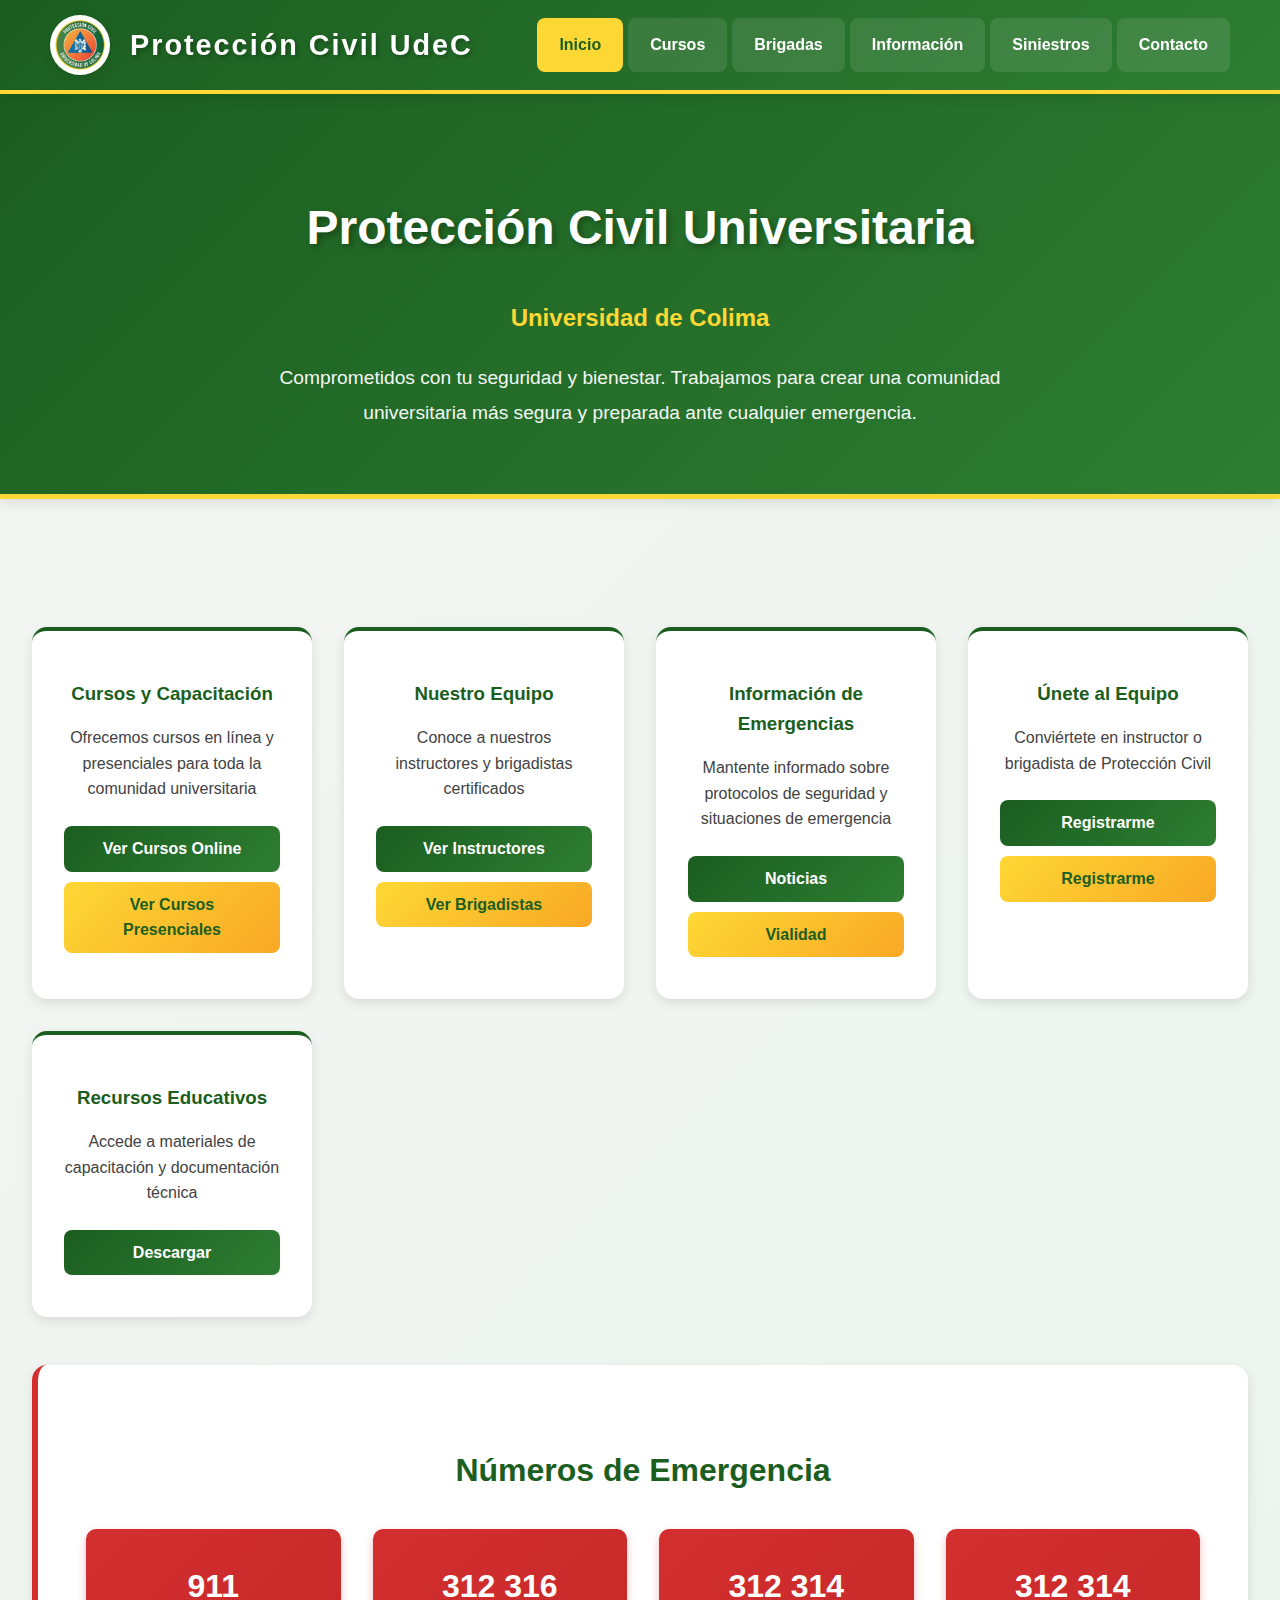
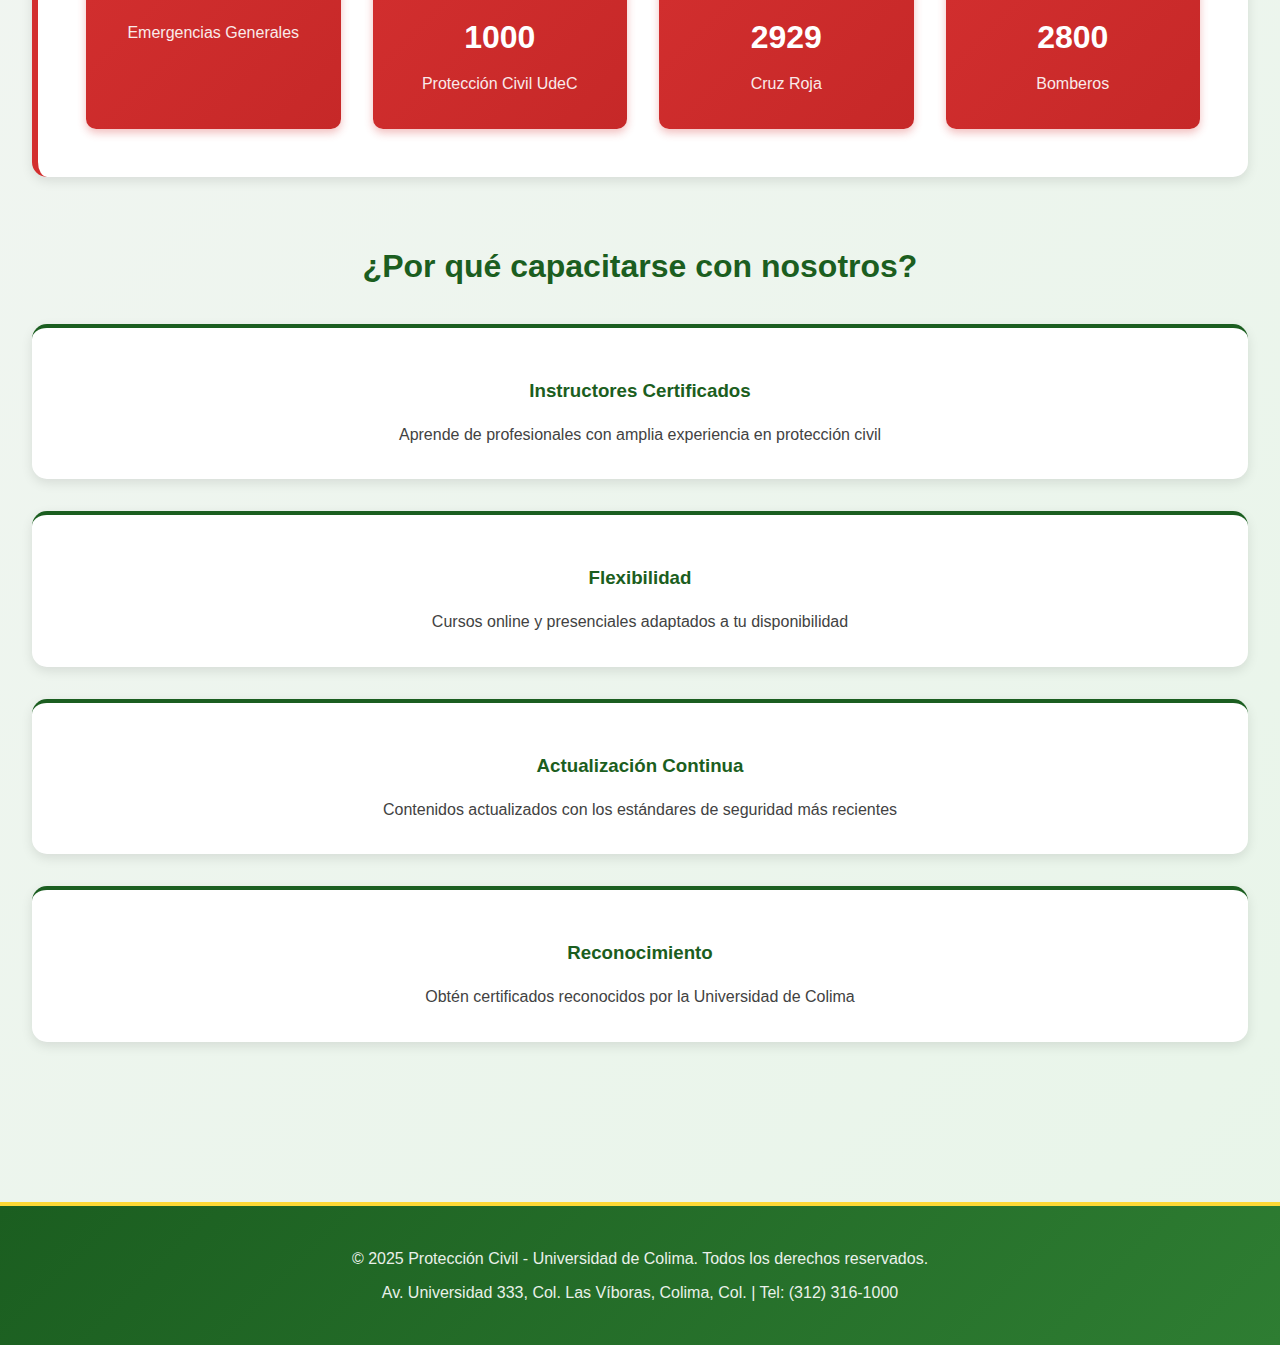
<file: index.html>
<!DOCTYPE html>
<html lang="es">
<head>
    <meta charset="UTF-8">
    <meta name="viewport" content="width=device-width, initial-scale=1.0">
    <title>Protección Civil - Universidad de Colima</title>
    <link rel="stylesheet" href="styles.css">
    <script src="script.js"></script>
</head>
<header>
    <div id="modulo-menu"></div>
</header>
<body>
    <div class="hero-section">
        <div class="hero-content">
            <h1>Protección Civil Universitaria</h1>
            <p class="hero-subtitle">Universidad de Colima</p>
            <p class="hero-description">
                Comprometidos con tu seguridad y bienestar. Trabajamos para crear una comunidad universitaria más segura y preparada ante cualquier emergencia.
            </p>
        </div>
    </div>

    <div class="container">
        <section class="info-cards">
            <div class="card">
                <div class="card-icon"></div>
                <h3>Cursos y Capacitación</h3>
                <p>Ofrecemos cursos en línea y presenciales para toda la comunidad universitaria</p>
                <a href="cursosOnline.php" class="card-button">Ver Cursos Online</a>
                <a href="cursosPresencial.php" class="card-button secondary">Ver Cursos Presenciales</a>
            </div>

            <div class="card">
                <div class="card-icon"></div>
                <h3>Nuestro Equipo</h3>
                <p>Conoce a nuestros instructores y brigadistas certificados</p>
                <a href="instructoresConsultores.php" class="card-button">Ver Instructores</a>
                <a href="instructoresConsultores.php" class="card-button secondary">Ver Brigadistas</a>
            </div>

            <div class="card">
                <div class="card-icon"></div>
                <h3>Información de Emergencias</h3>
                <p>Mantente informado sobre protocolos de seguridad y situaciones de emergencia</p>
                <a href="Noticias.html" class="card-button">Noticias</a>
                <a href="Vialidad.html" class="card-button secondary">Vialidad</a>
            </div>

         

            <div class="card">
                <div class="card-icon"></div>
                <h3>Únete al Equipo</h3>
                <p>Conviértete en instructor o brigadista de Protección Civil</p>
                <a href="formInstructor.php" class="card-button">Registrarme</a>
                <a href="formBrigada.php" class="card-button secondary">Registrarme</a>
            </div>

            <div class="card">
                <div class="card-icon"></div>
                <h3>Recursos Educativos</h3>
                <p>Accede a materiales de capacitación y documentación técnica</p>
                <a href="https://www.gob.mx/cms/uploads/attachment/file/252641/Manual_de_Protecci_n_Civil_STCONAPRA.pdf" class="card-button">Descargar</a>
            </div>
        </section>

        <section class="emergency-section">
            <h2>Números de Emergencia</h2>
            <div class="emergency-grid">
                <div class="emergency-item">
                    <span class="emergency-number">911</span>
                    <span class="emergency-label">Emergencias Generales</span>
                </div>
                <div class="emergency-item">
                    <span class="emergency-number">312 316 1000</span>
                    <span class="emergency-label">Protección Civil UdeC</span>
                </div>
                <div class="emergency-item">
                    <span class="emergency-number">312 314 2929</span>
                    <span class="emergency-label">Cruz Roja</span>
                </div>
                <div class="emergency-item">
                    <span class="emergency-number">312 314 2800</span>
                    <span class="emergency-label">Bomberos</span>
                </div>
            </div>
        </section>

        <section class="features-section">
            <h2>¿Por qué capacitarse con nosotros?</h2>
            <div class="features-grid">
                <div class="feature-box">
                    <div class="feature-icon"></div>
                    <h3>Instructores Certificados</h3>
                    <p>Aprende de profesionales con amplia experiencia en protección civil</p>
                </div>
                <div class="feature-box">
                    <div class="feature-icon"></div>
                    <h3>Flexibilidad</h3>
                    <p>Cursos online y presenciales adaptados a tu disponibilidad</p>
                </div>
                <div class="feature-box">
                    <div class="feature-icon"></div>
                    <h3>Actualización Continua</h3>
                    <p>Contenidos actualizados con los estándares de seguridad más recientes</p>
                </div>
                <div class="feature-box">
                    <div class="feature-icon"></div>
                    <h3>Reconocimiento</h3>
                    <p>Obtén certificados reconocidos por la Universidad de Colima</p>
                </div>
            </div>
        </section>
    </div>

    <footer class="footer">
        <p>&copy; 2025 Protección Civil - Universidad de Colima. Todos los derechos reservados.</p>
        <p>Av. Universidad 333, Col. Las Víboras, Colima, Col. | Tel: (312) 316-1000</p>
    </footer>
</body>
</html>
</file>
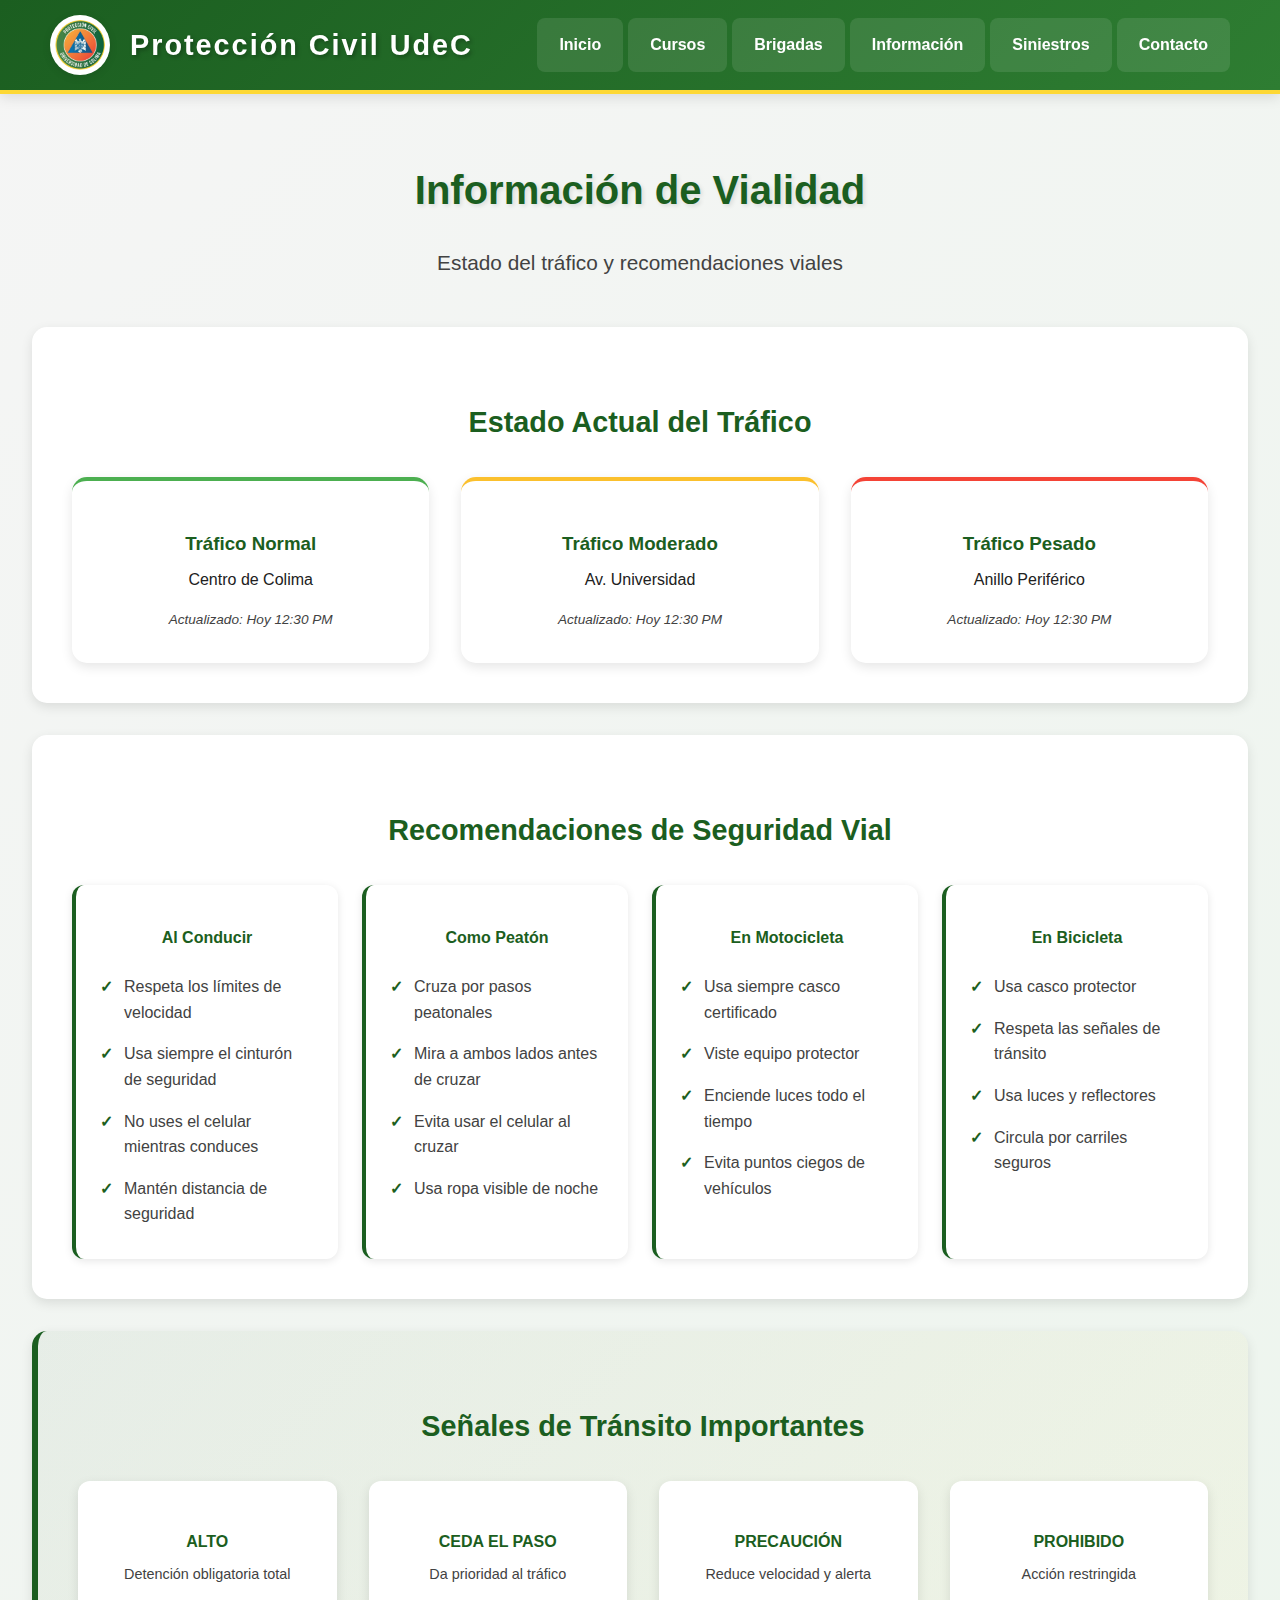
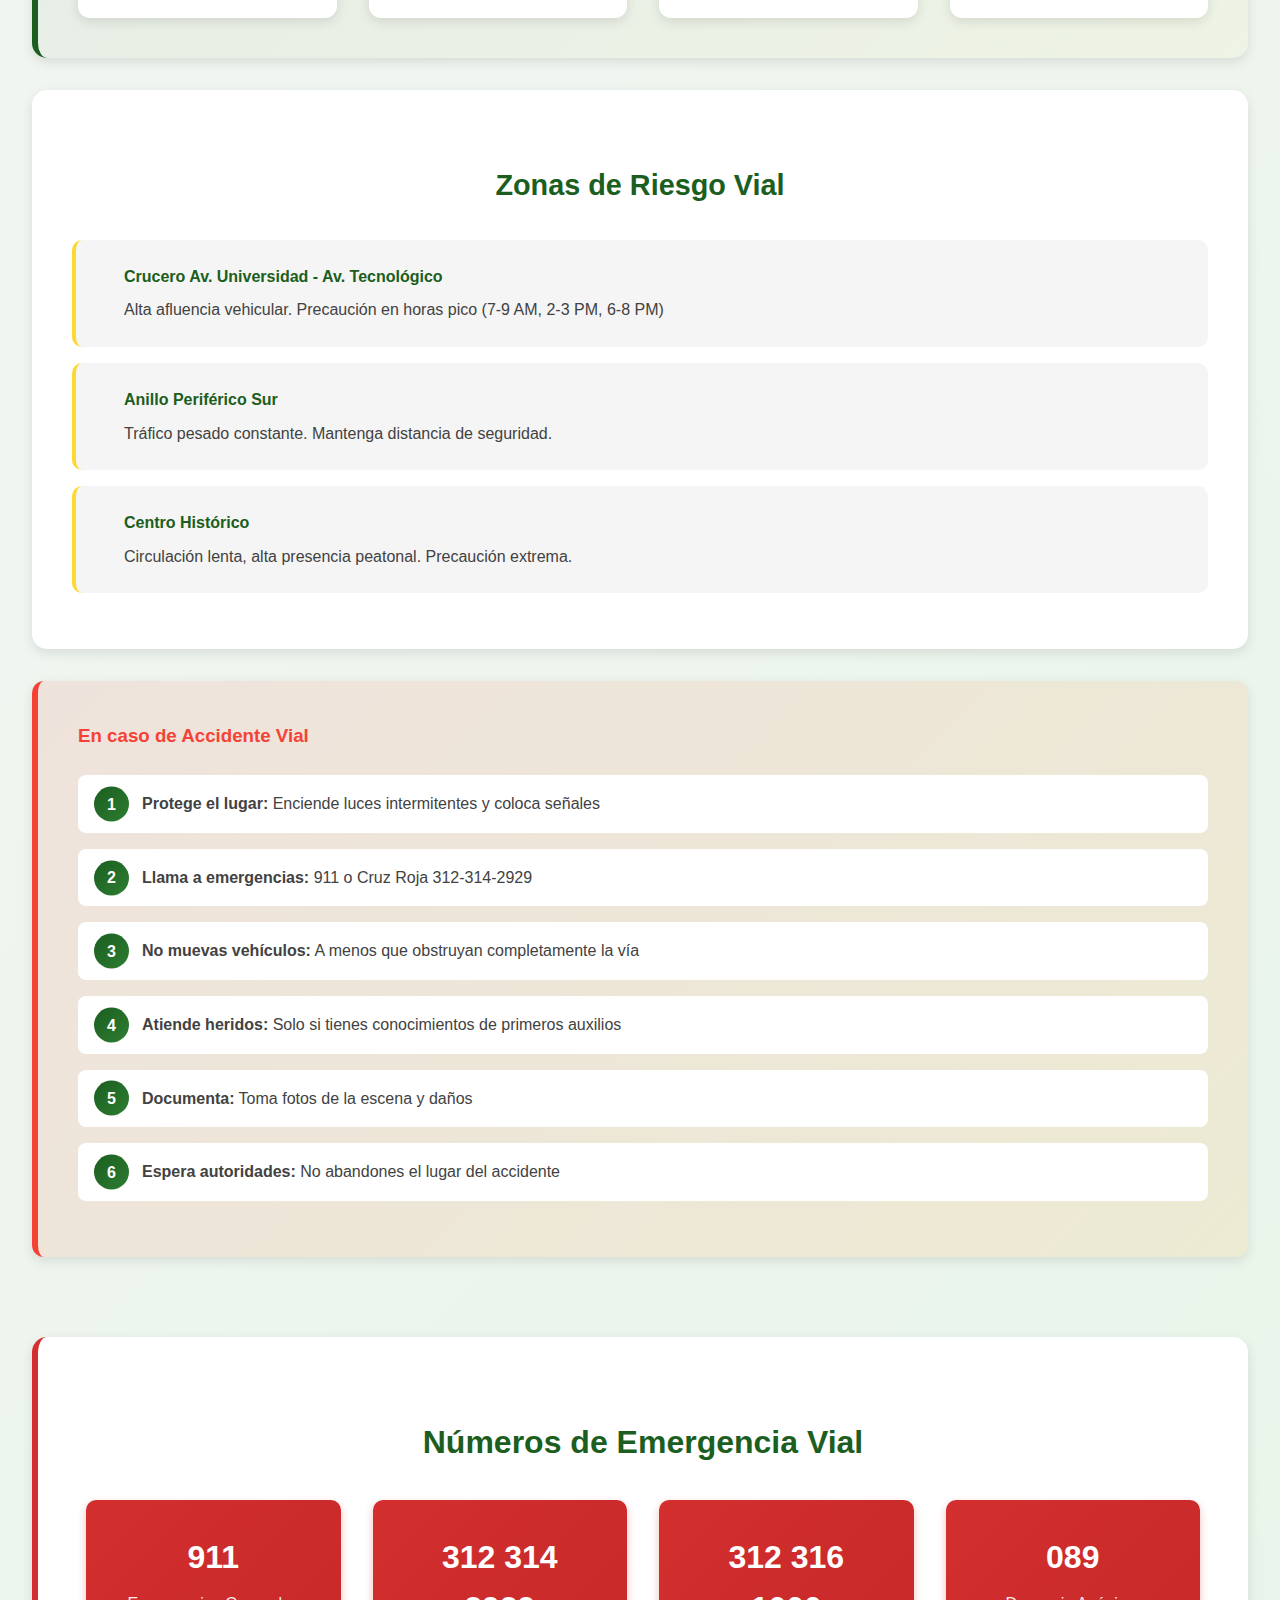
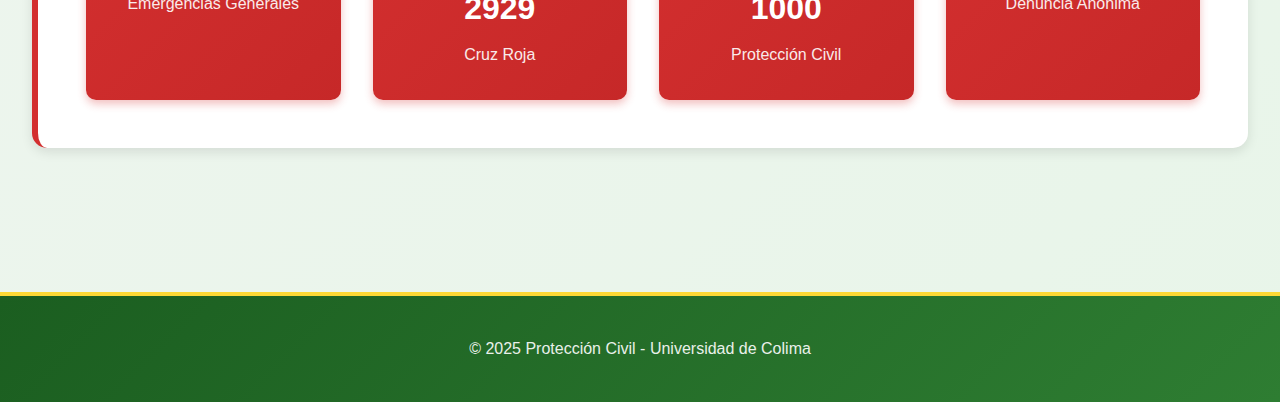
<file: Vialidad.html>
<!DOCTYPE html>
<html lang="es">
<head>
    <meta charset="UTF-8">
    <meta name="viewport" content="width=device-width, initial-scale=1.0">
    <title>Vialidad - Protección Civil UdeC</title>
    <link rel="stylesheet" href="styles.css">
    <script src="script.js"></script>
</head>
<header>
    <div id="modulo-menu"></div>
</header>
<body>
    <div class="container">
        <div class="page-header">
            <h1>Información de Vialidad</h1>
            <p class="page-subtitle">Estado del tráfico y recomendaciones viales</p>
        </div>

        <div class="content-wrapper">
            <section class="info-section">
                <h2>Estado Actual del Tráfico</h2>
                <div class="traffic-status">
                    <div class="status-card status-normal">
                        <div class="status-icon"></div>
                        <h3>Tráfico Normal</h3>
                        <p>Centro de Colima</p>
                        <span class="status-time">Actualizado: Hoy 12:30 PM</span>
                    </div>
                    <div class="status-card status-moderate">
                        <div class="status-icon"></div>
                        <h3>Tráfico Moderado</h3>
                        <p>Av. Universidad</p>
                        <span class="status-time">Actualizado: Hoy 12:30 PM</span>
                    </div>
                    <div class="status-card status-heavy">
                        <div class="status-icon"></div>
                        <h3>Tráfico Pesado</h3>
                        <p>Anillo Periférico</p>
                        <span class="status-time">Actualizado: Hoy 12:30 PM</span>
                    </div>
                </div>
            </section>

            <section class="info-section">
                <h2>Recomendaciones de Seguridad Vial</h2>
                <div class="recommendations-grid">
                    <div class="recommendation-card">
                        <div class="rec-icon"></div>
                        <h4>Al Conducir</h4>
                        <ul>
                            <li>Respeta los límites de velocidad</li>
                            <li>Usa siempre el cinturón de seguridad</li>
                            <li>No uses el celular mientras conduces</li>
                            <li>Mantén distancia de seguridad</li>
                        </ul>
                    </div>

                    <div class="recommendation-card">
                        <div class="rec-icon"></div>
                        <h4>Como Peatón</h4>
                        <ul>
                            <li>Cruza por pasos peatonales</li>
                            <li>Mira a ambos lados antes de cruzar</li>
                            <li>Evita usar el celular al cruzar</li>
                            <li>Usa ropa visible de noche</li>
                        </ul>
                    </div>

                    <div class="recommendation-card">
                        <div class="rec-icon"></div>
                        <h4>En Motocicleta</h4>
                        <ul>
                            <li>Usa siempre casco certificado</li>
                            <li>Viste equipo protector</li>
                            <li>Enciende luces todo el tiempo</li>
                            <li>Evita puntos ciegos de vehículos</li>
                        </ul>
                    </div>

                    <div class="recommendation-card">
                        <div class="rec-icon"></div>
                        <h4>En Bicicleta</h4>
                        <ul>
                            <li>Usa casco protector</li>
                            <li>Respeta las señales de tránsito</li>
                            <li>Usa luces y reflectores</li>
                            <li>Circula por carriles seguros</li>
                        </ul>
                    </div>
                </div>
            </section>

            <section class="info-section highlight-section">
                <h2>Señales de Tránsito Importantes</h2>
                <div class="signals-grid">
                    <div class="signal-card">
                        <div class="signal-shape stop"></div>
                        <h4>ALTO</h4>
                        <p>Detención obligatoria total</p>
                    </div>
                    <div class="signal-card">
                        <div class="signal-shape yield"></div>
                        <h4>CEDA EL PASO</h4>
                        <p>Da prioridad al tráfico</p>
                    </div>
                    <div class="signal-card">
                        <div class="signal-shape caution"></div>
                        <h4>PRECAUCIÓN</h4>
                        <p>Reduce velocidad y alerta</p>
                    </div>
                    <div class="signal-card">
                        <div class="signal-shape prohibit"></div>
                        <h4>PROHIBIDO</h4>
                        <p>Acción restringida</p>
                    </div>
                </div>
            </section>

            <section class="info-section">
                <h2>Zonas de Riesgo Vial</h2>
                <div class="risk-zones">
                    <div class="zone-item">
                        <span class="zone-marker"></span>
                        <div class="zone-info">
                            <h4>Crucero Av. Universidad - Av. Tecnológico</h4>
                            <p>Alta afluencia vehicular. Precaución en horas pico (7-9 AM, 2-3 PM, 6-8 PM)</p>
                        </div>
                    </div>
                    <div class="zone-item">
                        <span class="zone-marker"></span>
                        <div class="zone-info">
                            <h4>Anillo Periférico Sur</h4>
                            <p>Tráfico pesado constante. Mantenga distancia de seguridad.</p>
                        </div>
                    </div>
                    <div class="zone-item">
                        <span class="zone-marker"></span>
                        <div class="zone-info">
                            <h4>Centro Histórico</h4>
                            <p>Circulación lenta, alta presencia peatonal. Precaución extrema.</p>
                        </div>
                    </div>
                </div>
            </section>

            <section class="info-section alert-box">
                <h3>En caso de Accidente Vial</h3>
                <ol class="emergency-steps">
                    <li><strong>Protege el lugar:</strong> Enciende luces intermitentes y coloca señales</li>
                    <li><strong>Llama a emergencias:</strong> 911 o Cruz Roja 312-314-2929</li>
                    <li><strong>No muevas vehículos:</strong> A menos que obstruyan completamente la vía</li>
                    <li><strong>Atiende heridos:</strong> Solo si tienes conocimientos de primeros auxilios</li>
                    <li><strong>Documenta:</strong> Toma fotos de la escena y daños</li>
                    <li><strong>Espera autoridades:</strong> No abandones el lugar del accidente</li>
                </ol>
            </section>

            <section class="emergency-section">
                <h2>Números de Emergencia Vial</h2>
                <div class="emergency-grid">
                    <div class="emergency-item">
                        <span class="emergency-number">911</span>
                        <span class="emergency-label">Emergencias Generales</span>
                    </div>
                    <div class="emergency-item">
                        <span class="emergency-number">312 314 2929</span>
                        <span class="emergency-label">Cruz Roja</span>
                    </div>
                    <div class="emergency-item">
                        <span class="emergency-number">312 316 1000</span>
                        <span class="emergency-label">Protección Civil</span>
                    </div>
                    <div class="emergency-item">
                        <span class="emergency-number">089</span>
                        <span class="emergency-label">Denuncia Anónima</span>
                    </div>
                </div>
            </section>
        </div>
    </div>

    <footer class="footer">
        <p>&copy; 2025 Protección Civil - Universidad de Colima</p>
    </footer>
</body>
</html>
</file>
<file: styles.css>
/* === VARIABLES DE COLOR UdeC === */
.styled-input {
    width: 100%;
    padding: 12px 15px;
    border: 2px solid #dcdcdc;
    border-radius: 8px;
    font-size: 16px;
    background: #f8f8f8;
    transition: all 0.25s ease;
    outline: none;
}
.redesSociales{
  font-size: 1.5rem;
}

.social-stuff{
  display: flex;
   justify-content: center;
   gap: 5rem;
}
.social-icon-insta, .social-icon-face{
  max-width: 7rem;
  margin: 2rem;
}

.styled-input:focus {
    background: white;
    border-color: var(--verde-udec);
    box-shadow: 0 0 6px rgba(0, 128, 0, 0.3);
}

:root {
  --verde-udec: #1B5E20;
  --verde-claro: #2E7D32;
  --amarillo-udec: #FDD835;
  --amarillo-oscuro: #F9A825;
  --blanco: #FFFFFF;
  --gris-claro: #F5F5F5;
  --gris-medio: #E0E0E0;
  --gris-oscuro: #424242;
  --texto-oscuro: #212121;
  --sombra: rgba(0, 0, 0, 0.1);
}

/* === RESET Y ESTILOS GENERALES === */
* {
  margin: 0;
  padding: 0;
  box-sizing: border-box;
}

body {
  font-family: 'Segoe UI', Tahoma, Geneva, Verdana, sans-serif;
  background: linear-gradient(135deg, #f5f5f5 0%, #e8f5e9 100%);
  color: var(--texto-oscuro);
  min-height: 100vh;
  line-height: 1.6;
}

h1, h2, h3 {
  color: var(--verde-udec);
  margin-bottom: 1rem;
}

h1 {
  font-size: 2.5rem;
  text-align: center;
  padding: 2rem 0 1rem;
  text-shadow: 2px 2px 4px var(--sombra);
}

h2 {
  font-size: 2rem;
  text-align: center;
  margin-top: 2rem;
}

/* === CONTAINER === */
.container {
  max-width: 1400px;
  margin: 0 auto;
  padding: 2rem;
}

/* === HEADER GENERAL === */
#header {
  display: flex;
  justify-content: space-between;
  align-items: center;
  background: linear-gradient(135deg, var(--verde-udec) 0%, var(--verde-claro) 100%);
  padding: 15px 50px;
  box-shadow: 0 4px 12px var(--sombra);
  position: sticky;
  top: 0;
  z-index: 1000;
  border-bottom: 4px solid var(--amarillo-udec);
}

/* === LOGO + TÍTULO === */
.logo-titulo {
  display: flex;
  align-items: center;
  gap: 20px;
  animation: slideInLeft 0.8s ease;
}

@keyframes slideInLeft {
  from {
    opacity: 0;
    transform: translateX(-50px);
  }
  to {
    opacity: 1;
    transform: translateX(0);
  }
}

.logo {
  width: 60px;
  height: 60px;
  object-fit: contain;
  background: white;
  padding: 5px;
  border-radius: 50%;
  box-shadow: 0 2px 8px var(--sombra);
  transition: transform 0.3s ease;
}

.logo:hover {
  transform: scale(1.1) rotate(5deg);
}

#header h1 {
  color: var(--blanco);
  font-size: 1.8rem;
  margin: 0;
  letter-spacing: 2px;
  text-shadow: 2px 2px 4px rgba(0, 0, 0, 0.3);
  font-weight: 700;
  padding: 0;
}

/* === MENÚ PRINCIPAL === */
ul, ol {
  list-style: none;
}

.nav {
  display: flex;
  gap: 5px;
  animation: slideInRight 0.8s ease;
}

@keyframes slideInRight {
  from {
    opacity: 0;
    transform: translateX(50px);
  }
  to {
    opacity: 1;
    transform: translateX(0);
  }
}

.nav > li {
  position: relative;
}

.nav li a {
  background-color: rgba(255, 255, 255, 0.1);
  color: var(--blanco);
  text-decoration: none;
  padding: 12px 20px;
  display: block;
  border-radius: 8px;
  transition: all 0.3s ease;
  font-weight: 600;
  border: 2px solid transparent;
}

.nav li a:hover {
  background-color: var(--amarillo-udec);
  color: var(--verde-udec);
  border-color: var(--amarillo-oscuro);
  transform: translateY(-2px);
  box-shadow: 0 4px 8px rgba(0, 0, 0, 0.2);
}

/* === SUBMENÚS === */
.nav li ul {
  display: none;
  position: absolute;
  background: linear-gradient(135deg, var(--verde-claro) 0%, var(--verde-udec) 100%);
  border-radius: 8px;
  padding: 8px 0;
  min-width: 200px;
  top: 50px;
  z-index: 10;
  box-shadow: 0 8px 16px var(--sombra);
  border: 2px solid var(--amarillo-udec);
  animation: fadeInDown 0.3s ease;
}

@keyframes fadeInDown {
  from {
    opacity: 0;
    transform: translateY(-10px);
  }
  to {
    opacity: 1;
    transform: translateY(0);
  }
}

.nav li:hover > ul {
  display: block;
}

.nav li ul li a {
  padding: 10px 20px;
  background: transparent;
  border-radius: 0;
}

.nav li ul li a:hover {
  background-color: var(--amarillo-udec);
  color: var(--verde-udec);
  padding-left: 25px;
}

/* === HERO SECTION === */
.hero-section {
  background: linear-gradient(135deg, var(--verde-udec) 0%, var(--verde-claro) 100%);
  color: white;
  padding: 4rem 2rem;
  text-align: center;
  box-shadow: 0 4px 12px var(--sombra);
  border-bottom: 5px solid var(--amarillo-udec);
  margin-bottom: 3rem;
}

.hero-content h1 {
  color: white;
  font-size: 3rem;
  margin-bottom: 1rem;
  text-shadow: 3px 3px 6px rgba(0, 0, 0, 0.3);
}

.hero-subtitle {
  font-size: 1.5rem;
  color: var(--amarillo-udec);
  font-weight: 600;
  margin-bottom: 1.5rem;
}

.hero-description {
  font-size: 1.2rem;
  max-width: 800px;
  margin: 0 auto;
  line-height: 1.8;
  opacity: 0.95;
}

/* === PAGE HEADER === */
.page-header {
  text-align: center;
  margin-bottom: 3rem;
  animation: fadeIn 0.6s ease;
}

.page-subtitle {
  font-size: 1.3rem;
  color: var(--gris-oscuro);
  margin-top: -0.5rem;
}

/* === INFO CARDS === */
.info-cards {
  display: grid;
  grid-template-columns: repeat(auto-fit, minmax(280px, 1fr));
  gap: 2rem;
  margin: 3rem 0;
}

.card {
  background: white;
  padding: 2rem;
  border-radius: 15px;
  box-shadow: 0 4px 12px var(--sombra);
  transition: all 0.3s ease;
  border-top: 4px solid var(--verde-udec);
  animation: fadeIn 0.6s ease;
}

.card:hover {
  transform: translateY(-10px);
  box-shadow: 0 8px 24px rgba(0, 0, 0, 0.15);
  border-top-color: var(--amarillo-udec);
}

.card-icon {
  font-size: 3rem;
  text-align: center;
  margin-bottom: 1rem;
}

.card h3 {
  text-align: center;
  margin-bottom: 1rem;
  color: var(--verde-udec);
}

.card p {
  text-align: center;
  color: var(--gris-oscuro);
  margin-bottom: 1.5rem;
}

.card-button {
  display: block;
  text-align: center;
  padding: 10px 20px;
  margin: 10px 0;
  background: linear-gradient(135deg, var(--verde-udec) 0%, var(--verde-claro) 100%);
  color: white;
  text-decoration: none;
  border-radius: 8px;
  transition: all 0.3s ease;
  font-weight: 600;
}

.card-button:hover {
  background: linear-gradient(135deg, var(--verde-claro) 0%, var(--verde-udec) 100%);
  transform: scale(1.05);
  box-shadow: 0 4px 12px rgba(27, 94, 32, 0.3);
}

.card-button.secondary {
  background: linear-gradient(135deg, var(--amarillo-udec) 0%, var(--amarillo-oscuro) 100%);
  color: var(--verde-udec);
}

.card-button.secondary:hover {
  background: linear-gradient(135deg, var(--amarillo-oscuro) 0%, var(--amarillo-udec) 100%);
}

/* === EMERGENCY SECTION === */
.emergency-section {
  background: white;
  padding: 3rem;
  border-radius: 15px;
  box-shadow: 0 4px 12px var(--sombra);
  margin: 3rem 0;
  border-left: 6px solid #d32f2f;
}

.emergency-grid {
  display: grid;
  grid-template-columns: repeat(auto-fit, minmax(250px, 1fr));
  gap: 2rem;
  margin-top: 2rem;
}

.emergency-item {
  background: linear-gradient(135deg, #d32f2f 0%, #c62828 100%);
  color: white;
  padding: 2rem;
  border-radius: 10px;
  text-align: center;
  box-shadow: 0 4px 8px rgba(211, 47, 47, 0.3);
  transition: all 0.3s ease;
}

.emergency-item:hover {
  transform: scale(1.05);
  box-shadow: 0 6px 16px rgba(211, 47, 47, 0.4);
}

.emergency-number {
  display: block;
  font-size: 2rem;
  font-weight: 700;
  margin-bottom: 0.5rem;
}

.emergency-label {
  display: block;
  font-size: 1rem;
  opacity: 0.9;
}

/* === FORMULARIO === */
.form-wrapper {
  display: grid;
  grid-template-columns: 1fr 2fr;
  gap: 3rem;
  margin: 3rem 0;
  animation: fadeIn 0.6s ease;
}

.form-info {
  background: white;
  padding: 2rem;
  border-radius: 15px;
  box-shadow: 0 4px 12px var(--sombra);
  border-top: 4px solid var(--verde-udec);
  height: fit-content;
}

.form-info h3 {
  color: var(--verde-udec);
  margin-bottom: 1rem;
}

.requirements-list {
  list-style: none;
  padding: 0;
}

.requirements-list li {
  padding: 0.8rem 0;
  border-bottom: 1px solid var(--gris-medio);
  color: var(--gris-oscuro);
  font-size: 1rem;
}

.requirements-list li:last-child {
  border-bottom: none;
}

.formulario {
  background: white;
  padding: 3rem;
  border-radius: 15px;
  box-shadow: 0 8px 24px var(--sombra);
  border-top: 5px solid var(--verde-udec);
  border-bottom: 5px solid var(--amarillo-udec);
}

.form-header {
  text-align: center;
  margin-bottom: 2rem;
  padding-bottom: 1rem;
  border-bottom: 2px solid var(--gris-medio);
}

.form-header h2 {
  color: var(--verde-udec);
  margin: 0;
  padding: 0;
}

.form-group {
  margin-bottom: 1.5rem;
}

.form-group label {
  display: block;
  font-weight: 600;
  color: var(--verde-udec);
  margin-bottom: 8px;
  font-size: 1.1rem;
}

.label-icon {
  font-size: 1.2rem;
  margin-right: 0.5rem;
}

.formulario input[type="text"],
.formulario input[type="correo"],
.formulario input[type="tel"],
.formulario select {
  width: 100%;
  padding: 12px 15px;
  border: 2px solid var(--gris-medio);
  border-radius: 8px;
  font-size: 1rem;
  transition: all 0.3s ease;
  background-color: var(--gris-claro);
  font-family: inherit;
}

.formulario input:focus,
.formulario select:focus {
  outline: none;
  border-color: var(--amarillo-udec);
  background-color: white;
  box-shadow: 0 0 0 3px rgba(253, 216, 53, 0.2);
}

.form-actions {
  display: flex;
  gap: 1rem;
  margin-top: 2rem;
  justify-content: center;
  flex-wrap: wrap;
}

.formulario input[type="submit"],
.formulario button,
button {
  padding: 12px 30px;
  border: none;
  border-radius: 8px;
  font-size: 1.1rem;
  font-weight: 600;
  cursor: pointer;
  transition: all 0.3s ease;
  text-transform: uppercase;
  letter-spacing: 1px;
}

.formulario input[type="submit"],
.primary-button {
  background: linear-gradient(135deg, var(--verde-udec) 0%, var(--verde-claro) 100%);
  color: white;
  border: 2px solid var(--verde-udec);
}

.formulario input[type="submit"]:hover,
.primary-button:hover {
  background: linear-gradient(135deg, var(--verde-claro) 0%, var(--verde-udec) 100%);
  transform: translateY(-2px);
  box-shadow: 0 6px 16px rgba(27, 94, 32, 0.3);
}

.formulario button,
button {
  background: linear-gradient(135deg, var(--amarillo-udec) 0%, var(--amarillo-oscuro) 100%);
  color: var(--verde-udec);
  border: 2px solid var(--amarillo-oscuro);
}

.formulario button:hover,
button:hover {
  background: linear-gradient(135deg, var(--amarillo-oscuro) 0%, var(--amarillo-udec) 100%);
  transform: translateY(-2px);
  box-shadow: 0 6px 16px rgba(249, 168, 37, 0.3);
}

.form-note {
  text-align: center;
  color: var(--gris-oscuro);
  font-size: 0.9rem;
  margin-top: 1rem;
  font-style: italic;
}

/* === TABLA === */
.table-container {
  background: white;
  padding: 2rem;
  border-radius: 15px;
  box-shadow: 0 8px 24px var(--sombra);
  overflow-x: auto;
  animation: fadeIn 0.6s ease;
  margin: 2rem 0;
}

.table-controls {
  margin-bottom: 1.5rem;
}

.search-input {
  width: 100%;
  max-width: 400px;
  padding: 12px 20px;
  border: 2px solid var(--gris-medio);
  border-radius: 8px;
  font-size: 1rem;
  transition: all 0.3s ease;
}

.search-input:focus {
  outline: none;
  border-color: var(--amarillo-udec);
  box-shadow: 0 0 0 3px rgba(253, 216, 53, 0.2);
}

table {
  width: 100%;
  border-collapse: collapse;
  border-spacing: 0;
}

thead {
  background: linear-gradient(135deg, var(--verde-udec) 0%, var(--verde-claro) 100%);
  color: white;
}

thead th {
  padding: 15px;
  text-align: left;
  font-weight: 700;
  text-transform: uppercase;
  letter-spacing: 1px;
  font-size: 0.95rem;
  border-bottom: 3px solid var(--amarillo-udec);
}


tbody tr {
  border-bottom: 1px solid var(--gris-medio);
  transition: all 0.3s ease;

}

tbody tr:hover {
  background-color: rgba(253, 216, 53, 0.1);
  transform: scale(1.01);
  box-shadow: 0 2px 8px var(--sombra);
}

tbody tr:nth-child(even) {
  background-color: var(--gris-claro);
}

tbody tr:nth-child(even):hover {
  background-color: rgba(253, 216, 53, 0.15);
}

tbody td {
  padding: 12px 15px;
  color: var(--texto-oscuro);
  font-size: 0.95rem;
}

.no-data {
  text-align: center !important;
  padding: 3rem !important;
  color: var(--gris-oscuro);
  font-style: italic;
}

.badge {
  display: inline-block;
  padding: 5px 12px;
  border-radius: 20px;
  font-size: 0.85rem;
  font-weight: 600;
  text-transform: uppercase;
}

.badge-tipo {
  background: linear-gradient(135deg, var(--verde-udec) 0%, var(--verde-claro) 100%);
  color: white;
}

.badge-activo {
  background: linear-gradient(135deg, #4caf50 0%, #66bb6a 100%);
  color: white;
}

.badge-inactivo {
  background: linear-gradient(135deg, #f44336 0%, #ef5350 100%);
  color: white;
}

.correo-link {
  color: var(--verde-udec);
  text-decoration: none;
  font-weight: 600;
  transition: color 0.3s ease;
}

.correo-link:hover {
  color: var(--amarillo-oscuro);
  text-decoration: underline;
}

/* === COURSE INFO === */
.course-info {
  margin: 2rem 0;
}

.info-banner {
  display: flex;
  align-items: center;
  background: white;
  padding: 2rem;
  border-radius: 15px;
  box-shadow: 0 4px 12px var(--sombra);
  border-left: 6px solid var(--verde-udec);
  gap: 2rem;
}

.banner-icon {
  font-size: 4rem;
  flex-shrink: 0;
}

.banner-content h3 {
  color: var(--verde-udec);
  margin-bottom: 0.5rem;
}

.banner-content p {
  color: var(--gris-oscuro);
  line-height: 1.6;
}

/* === INSTRUCTORS/COURSES SECTION === */
.instructors-section,
.courses-grid {
  margin: 3rem 0;
}

.section-header {
  text-align: center;
  margin-bottom: 2rem;
}

.section-header p {
  color: var(--gris-oscuro);
  font-size: 1.1rem;
}

/* === COURSE CARDS === */
.course-cards {
  display: grid;
  grid-template-columns: repeat(auto-fill, minmax(320px, 1fr));
  gap: 2rem;
  margin-top: 2rem;
}

.course-card {
  background: white;
  padding: 2rem;
  border-radius: 15px;
  box-shadow: 0 4px 12px var(--sombra);
  transition: all 0.3s ease;
  border-top: 4px solid var(--verde-udec);
  display: flex;
  flex-direction: column;
}

.course-card:hover {
  transform: translateY(-10px);
  box-shadow: 0 8px 24px rgba(0, 0, 0, 0.15);
  border-top-color: var(--amarillo-udec);
}

.course-icon {
  font-size: 3.5rem;
  text-align: center;
  margin-bottom: 1rem;
}

.course-card h3 {
  text-align: center;
  color: var(--verde-udec);
  margin-bottom: 1rem;
}

.course-details {
  background: var(--gris-claro);
  padding: 1rem;
  border-radius: 8px;
  margin-bottom: 1rem;
}

.course-details p {
  margin: 0.5rem 0;
  color: var(--gris-oscuro);
  font-size: 0.95rem;
}

.course-description {
  color: var(--gris-oscuro);
  line-height: 1.6;
  flex-grow: 1;
  margin-bottom: 1.5rem;
}

.course-button {
  width: 100%;
  padding: 12px;
  background: linear-gradient(135deg, var(--verde-udec) 0%, var(--verde-claro) 100%);
  color: white;
  border: none;
  border-radius: 8px;
  font-weight: 600;
  cursor: pointer;
  transition: all 0.3s ease;
  text-transform: uppercase;
}

.course-button:hover {
  background: linear-gradient(135deg, var(--verde-claro) 0%, var(--verde-udec) 100%);
  transform: scale(1.05);
}

/* === SCHEDULE SECTION === */
.schedule-section {
  margin: 3rem 0;
}

.schedule-card {
  background: white;
  padding: 2.5rem;
  border-radius: 15px;
  box-shadow: 0 4px 12px var(--sombra);
  border-left: 6px solid var(--amarillo-udec);
  text-align: center;
}

.schedule-info {
  font-size: 1.1rem;
  line-height: 2;
  color: var(--gris-oscuro);
  margin-bottom: 2rem;
  text-align: left;
  display: inline-block;
}

/* === CTA SECTION === */
.cta-section {
  margin: 3rem 0;
}

.cta-card {
  background: linear-gradient(135deg, var(--verde-udec) 0%, var(--verde-claro) 100%);
  color: white;
  padding: 3rem;
  border-radius: 15px;
  text-align: center;
  box-shadow: 0 8px 24px var(--sombra);
  border-bottom: 5px solid var(--amarillo-udec);
}

.cta-card h3 {
  color: white;
  font-size: 2rem;
  margin-bottom: 1rem;
}

.cta-card p {
  font-size: 1.2rem;
  margin-bottom: 2rem;
  opacity: 0.95;
}

.cta-button {
  background: var(--amarillo-udec);
  color: var(--verde-udec);
  padding: 15px 40px;
  border: 3px solid var(--amarillo-oscuro);
  border-radius: 10px;
  font-size: 1.2rem;
  font-weight: 700;
  cursor: pointer;
  transition: all 0.3s ease;
  text-transform: uppercase;
  letter-spacing: 1px;
}

.cta-button:hover {
  background: var(--amarillo-oscuro);
  transform: scale(1.1);
  box-shadow: 0 8px 20px rgba(253, 216, 53, 0.4);
}

/* === FOOTER === */
.footer {
  background: linear-gradient(135deg, var(--verde-udec) 0%, var(--verde-claro) 100%);
  color: white;
  text-align: center;
  padding: 2rem;
  margin-top: 4rem;
  border-top: 4px solid var(--amarillo-udec);
}

.footer p {
  margin: 0.5rem 0;
  opacity: 0.9;
}

/* === ANIMACIONES === */
@keyframes fadeIn {
  from {
    opacity: 0;
    transform: translateY(20px);
  }
  to {
    opacity: 1;
    transform: translateY(0);
  }
}

@keyframes pulse {
  0%, 100% {
    transform: scale(1);
  }
  50% {
    transform: scale(1.05);
  }
}

/* === ACTION BUTTONS === */
.action-buttons {
  display: flex;
  gap: 1rem;
  margin-bottom: 2rem;
  flex-wrap: wrap;
  justify-content: center;
}

.action-btn {
  padding: 12px 30px;
  border: none;
  border-radius: 8px;
  font-size: 1.1rem;
  font-weight: 600;
  cursor: pointer;
  transition: all 0.3s ease;
  text-transform: uppercase;
  letter-spacing: 1px;
}

.action-btn.primary {
  background: linear-gradient(135deg, var(--verde-udec) 0%, var(--verde-claro) 100%);
  color: white;
  border: 2px solid var(--verde-udec);
}

.action-btn.primary:hover {
  background: linear-gradient(135deg, var(--verde-claro) 0%, var(--verde-udec) 100%);
  transform: translateY(-2px);
  box-shadow: 0 6px 16px rgba(27, 94, 32, 0.3);
}

.action-btn.secondary {
  background: linear-gradient(135deg, var(--amarillo-udec) 0%, var(--amarillo-oscuro) 100%);
  color: var(--verde-udec);
  border: 2px solid var(--amarillo-oscuro);
}

.action-btn.secondary:hover {
  background: linear-gradient(135deg, var(--amarillo-oscuro) 0%, var(--amarillo-udec) 100%);
  transform: translateY(-2px);
  box-shadow: 0 6px 16px rgba(249, 168, 37, 0.3);
}

.enroll-btn {
  padding: 8px 16px;
  background: linear-gradient(135deg, var(--verde-udec) 0%, var(--verde-claro) 100%);
  color: white;
  border: none;
  border-radius: 6px;
  font-weight: 600;
  cursor: pointer;
  transition: all 0.3s ease;
  font-size: 0.9rem;
}

.enroll-btn:hover {
  background: linear-gradient(135deg, var(--verde-claro) 0%, var(--verde-udec) 100%);
  transform: scale(1.05);
  box-shadow: 0 4px 12px rgba(27, 94, 32, 0.3);
}

/* === SELECTOR PERSONALIZADO === */
.select-container {
  position: relative;
  width: 100%;
  margin: 1rem 0;
}

.selected-option {
  position: relative;
  cursor: pointer;
  margin-bottom: 0;
}

.selected-option input {
  width: 100%;
  background-color: white;
  color: #888;
  border-radius: 8px;
  cursor: pointer;
  font-size: 1rem;
  padding: 15px 20px;
  border: 2px solid var(--gris-medio);
  outline: none;
  transition: all 0.3s ease;
  font-family: inherit;
  box-sizing: border-box;
}

.selected-option input:focus {
  border-color: var(--amarillo-udec);
  background-color: white;
  box-shadow: 0 0 0 3px rgba(253, 216, 53, 0.2);
}

.selected-option:after {
  content: "";
  border-top: 12px solid var(--verde-udec);
  border-left: 8px solid transparent;
  border-right: 8px solid transparent;
  position: absolute;
  right: 15px;
  top: 50%;
  margin-top: -8px;
  transition: transform 0.3s ease;
  pointer-events: none;
}

.content-container {
  background-color: white;
  position: absolute;
  color: var(--texto-oscuro);
  border-radius: 0 0 8px 8px;
  margin-top: 0;
  width: 100%;
  z-index: 999;
  padding: 15px;
  display: none;
  box-shadow: 0 8px 16px var(--sombra);
  border: 2px solid var(--gris-medio);
  border-top: none;
  top: 100%;
  box-sizing: border-box;
  max-height: 250px;
  overflow-y: auto;
}

.search input {
  width: 100%;
  font-size: 0.95rem;
  padding: 12px 15px;
  outline: none;
  border: 2px solid var(--gris-medio);
  border-radius: 8px;
  transition: all 0.3s ease;
  box-sizing: border-box;
}

.search input:focus {
  border-color: var(--amarillo-udec);
  box-shadow: 0 0 0 3px rgba(253, 216, 53, 0.2);
}

.options {
  margin-top: 12px;
  max-height: 200px;
  overflow-y: auto;
  padding: 0;
  list-style: none;
}

.options li {
  padding: 12px 15px;
  font-size: 0.95rem;
  cursor: pointer;
  border-bottom: 1px solid var(--gris-medio);
  transition: all 0.2s ease;
  color: var(--texto-oscuro);
}

.options li:hover {
  background-color: var(--gris-claro);
  padding-left: 20px;
}

.options li:last-child {
  border-bottom: none;
}

.select-container.active .content-container {
  display: block;
}

.select-container.active .selected-option:after {
  transform: rotate(-180deg);
}

/* === RADIO GROUP === */
.radio-group {
  display: flex;
  gap: 2rem;
  margin-bottom: 1.5rem;
  flex-wrap: wrap;
}

.radio-item {
  display: flex;
  align-items: center;
  gap: 0.5rem;
}

.radio-item input[type="radio"] {
  width: 20px;
  height: 20px;
  cursor: pointer;
  accent-color: var(--verde-udec);
}

.radio-item label {
  cursor: pointer;
  font-weight: 600;
  color: var(--verde-udec);
  margin: 0;
}

/* === FEATURES SECTION === */
.features-section {
  margin: 4rem 0;
}

.features-grid {
  display: grid;
  grid-template-columns: repeat(auto-fit, minmax(250px, 1fr));
  gap: 2rem;
  margin-top: 2rem;
}

.feature-box {
  background: white;
  padding: 2rem;
  border-radius: 15px;
  box-shadow: 0 4px 12px var(--sombra);
  transition: all 0.3s ease;
  text-align: center;
  border-top: 4px solid var(--verde-udec);
}

.feature-box:hover {
  transform: translateY(-10px);
  box-shadow: 0 8px 24px rgba(0, 0, 0, 0.15);
  border-top-color: var(--amarillo-udec);
}

.feature-icon {
  font-size: 3rem;
  margin-bottom: 1rem;
}

.feature-box h3 {
  color: var(--verde-udec);
  margin-bottom: 1rem;
}

.feature-box p {
  color: var(--gris-oscuro);
}

/* === SINGLE FORM === */
.form-wrapper.single-form {
  display: block;
  max-width: 700px;
  margin: 2rem auto;
}

.form-wrapper.single-form .formulario {
  background: white;
  padding: 3rem;
  border-radius: 15px;
  box-shadow: 0 8px 24px var(--sombra);
  border-top: 5px solid var(--verde-udec);
  border-bottom: 5px solid var(--amarillo-udec);
}

/* === PHONE LINK === */
.phone-link {
  color: var(--verde-udec);
  text-decoration: none;
  font-weight: 600;
  transition: color 0.3s ease;
}

.phone-link:hover{
  color: var(--amarillo-oscuro);
  text-decoration: underline;
}

.instructor-name {
  font-weight: 600;
  color: var(--verde-udec);
}

/* === CONTENT WRAPPER === */
.content-wrapper {
  display: flex;
  flex-direction: column;
  gap: 2rem;
}

/* === INFO SECTION === */
.info-section {
  background: white;
  padding: 2.5rem;
  border-radius: 15px;
  box-shadow: 0 4px 12px var(--sombra);
  animation: fadeIn 0.6s ease;
}

.info-section h2 {
  color: var(--verde-udec);
  margin-bottom: 1.5rem;
  font-size: 1.8rem;
}

.info-section h3 {
  color: var(--verde-udec);
  margin-bottom: 1rem;
}

.section-intro {
  margin-bottom: 2rem;
}

.intro-text {
  color: var(--gris-oscuro);
  line-height: 1.8;
  font-size: 1.05rem;
  margin-bottom: 1rem;
}

.section-intro-text {
  color: var(--gris-oscuro);
  font-size: 1.05rem;
  margin-bottom: 1.5rem;
}

.section-description {
  color: var(--gris-oscuro);
  font-size: 1.05rem;
  margin-bottom: 1.5rem;
}

/* === HIGHLIGHT SECTIONS === */
.highlight-section {
  background: linear-gradient(135deg, rgba(27, 94, 32, 0.05) 0%, rgba(253, 216, 53, 0.05) 100%);
  border-left: 6px solid var(--verde-udec);
}

.highlight-section.warning {
  background: linear-gradient(135deg, rgba(244, 67, 54, 0.05) 0%, rgba(251, 140, 0, 0.05) 100%);
  border-left-color: #f44336;
}

.highlight-section.success {
  background: linear-gradient(135deg, rgba(76, 175, 80, 0.05) 0%, rgba(76, 175, 80, 0.05) 100%);
  border-left-color: #4caf50;
}

/* === IMAGE CONTAINER === */
.image-container {
  margin: 2rem 0;
  text-align: center;
}

.image-container img {
  max-width: 100%;
  height: auto;
  border-radius: 10px;
  box-shadow: 0 4px 12px var(--sombra);
  transition: transform 0.3s ease;
}

.image-container img:hover {
  transform: scale(1.02);
}

/* === CLASSIFICATION GRID === */
.classification-grid {
  display: grid;
  grid-template-columns: repeat(auto-fit, minmax(250px, 1fr));
  gap: 1.5rem;
  margin-top: 1.5rem;
}

.classification-card {
  background: linear-gradient(135deg, var(--verde-claro) 0%, var(--verde-udec) 100%);
  color: white;
  padding: 2rem;
  border-radius: 12px;
  text-align: center;
  box-shadow: 0 4px 12px var(--sombra);
  transition: all 0.3s ease;
}

.classification-card:hover {
  transform: translateY(-10px);
  box-shadow: 0 8px 24px rgba(27, 94, 32, 0.3);
}

.card-icon {
  font-size: 2.5rem;
  margin-bottom: 1rem;
}

.classification-card h4 {
  color: white;
  margin-bottom: 0.5rem;
  font-size: 1.2rem;
}

.classification-card p {
  color: rgba(255, 255, 255, 0.9);
  font-size: 0.95rem;
}

/* === ACTION GRID === */
.action-grid {
  display: grid;
  grid-template-columns: repeat(auto-fit, minmax(250px, 1fr));
  gap: 1.5rem;
  margin-top: 1.5rem;
}

.action-card {
  background: white;
  padding: 1.5rem;
  border-radius: 12px;
  border-left: 4px solid var(--verde-udec);
  box-shadow: 0 2px 8px var(--sombra);
  transition: all 0.3s ease;
}

.action-card:hover {
  box-shadow: 0 6px 16px var(--sombra);
  transform: translateY(-5px);
  border-left-color: var(--amarillo-udec);
}

.action-card .action-icon {
  font-size: 2rem;
  margin-bottom: 0.5rem;
}

.action-card h4 {
  color: var(--verde-udec);
  margin-bottom: 1rem;
}

.action-card ul {
  list-style: none;
  padding: 0;
}

.action-card li {
  color: var(--gris-oscuro);
  padding: 0.5rem 0;
  padding-left: 1.5rem;
  position: relative;
}

.action-card li:before {
  content: "✓";
  position: absolute;
  left: 0;
  color: var(--verde-udec);
  font-weight: bold;
}

/* === ACTION LIST === */
.action-list {
  margin-top: 1.5rem;
}

.action-item {
  display: flex;
  gap: 1.5rem;
  margin-bottom: 1.5rem;
  padding-bottom: 1.5rem;
  border-bottom: 1px solid var(--gris-medio);
}

.action-item:last-child {
  border-bottom: none;
}

.action-number {
  display: flex;
  align-items: center;
  justify-content: center;
  width: 45px;
  height: 45px;
  background: linear-gradient(135deg, var(--verde-udec) 0%, var(--verde-claro) 100%);
  color: white;
  border-radius: 50%;
  font-weight: 700;
  font-size: 1.3rem;
  flex-shrink: 0;
}

.action-content h4 {
  color: var(--verde-udec);
  margin-bottom: 0.5rem;
  margin-top: 0;
}

.action-content p {
  color: var(--gris-oscuro);
  margin: 0;
  line-height: 1.6;
}

/* === MAGNITUDE CARDS === */
.magnitude-cards {
  display: grid;
  grid-template-columns: repeat(auto-fit, minmax(200px, 1fr));
  gap: 1.5rem;
  margin-top: 1.5rem;
}

.magnitude-card {
  padding: 2rem;
  border-radius: 12px;
  text-align: center;
  color: white;
  position: relative;
  overflow: hidden;
}

.magnitude-1 {
  background: linear-gradient(135deg, #4caf50 0%, #66bb6a 100%);
}

.magnitude-2 {
  background: linear-gradient(135deg, #fbc02d 0%, #fdd835 100%);
}

.magnitude-3 {
  background: linear-gradient(135deg, #f44336 0%, #ef5350 100%);
}

.magnitude-label {
  display: inline-block;
  background: rgba(255, 255, 255, 0.2);
  padding: 0.5rem 1rem;
  border-radius: 20px;
  font-size: 0.8rem;
  font-weight: 700;
  margin-bottom: 1rem;
}

.magnitude-card h4 {
  color: white;
  margin-bottom: 0.5rem;
}

.magnitude-card p {
  color: rgba(255, 255, 255, 0.9);
  font-size: 0.95rem;
}

/* === CLASSES GRID === */
.classes-grid {
  display: grid;
  grid-template-columns: repeat(auto-fit, minmax(220px, 1fr));
  gap: 1rem;
  margin-top: 1.5rem;
}

.class-card {
  padding: 1.5rem;
  border-radius: 12px;
  color: white;
  position: relative;
  border-top: 4px solid;
}

.class-card .class-letter {
  font-size: 2.5rem;
  font-weight: 700;
  margin-bottom: 0.5rem;
  opacity: 0.9;
}

.class-card h4 {
  color: white;
  margin-bottom: 0.5rem;
  margin-top: 0;
}

.class-card p {
  font-size: 0.9rem;
  margin: 0.3rem 0;
  line-height: 1.5;
}

.class-a {
  background: linear-gradient(135deg, #1B5E20 0%, #2E7D32 100%);
  border-top-color: #1B5E20;
}

.class-b {
  background: linear-gradient(135deg, #f57c00 0%, #fb8c00 100%);
  border-top-color: #f57c00;
}

.class-c {
  background: linear-gradient(135deg, #1565c0 0%, #1976d2 100%);
  border-top-color: #1565c0;
}

.class-d {
  background: linear-gradient(135deg, #6a1b9a 0%, #7b1fa2 100%);
  border-top-color: #6a1b9a;
}

.class-k {
  background: linear-gradient(135deg, #c62828 0%, #d32f2f 100%);
  border-top-color: #c62828;
}

/* === PREVENTION CHECKLIST === */
.prevention-checklist {
  display: flex;
  flex-direction: column;
  gap: 1rem;
  margin-top: 1.5rem;
}

.checklist-item {
  display: flex;
  gap: 1.5rem;
  padding: 1rem;
  background: var(--gris-claro);
  border-radius: 8px;
  border-left: 4px solid var(--verde-udec);
  transition: all 0.3s ease;
}

.checklist-item:hover {
  background: white;
  box-shadow: 0 4px 12px var(--sombra);
}

.check-icon {
  display: flex;
  align-items: center;
  justify-content: center;
  width: 35px;
  height: 35px;
  background: linear-gradient(135deg, var(--verde-udec) 0%, var(--verde-claro) 100%);
  color: white;
  border-radius: 50%;
  font-weight: bold;
  font-size: 1.2rem;
  flex-shrink: 0;
}

.check-content h4 {
  color: var(--verde-udec);
  margin: 0 0 0.3rem 0;
}

.check-content p {
  color: var(--gris-oscuro);
  margin: 0;
  font-size: 0.95rem;
}

/* === RECOVERY GRID === */
.recovery-grid {
  display: grid;
  grid-template-columns: repeat(auto-fit, minmax(200px, 1fr));
  gap: 1.5rem;
  margin-top: 1.5rem;
}

.recovery-card {
  background: white;
  padding: 1.5rem;
  border-radius: 12px;
  text-align: center;
  border-top: 4px solid var(--verde-udec);
  box-shadow: 0 2px 8px var(--sombra);
  transition: all 0.3s ease;
}

.recovery-card:hover {
  transform: translateY(-5px);
  box-shadow: 0 6px 16px var(--sombra);
  border-top-color: var(--amarillo-udec);
}

.recovery-icon {
  font-size: 2.5rem;
  margin-bottom: 0.5rem;
}

.recovery-card h4 {
  color: var(--verde-udec);
  margin-bottom: 0.5rem;
}

.recovery-card p {
  color: var(--gris-oscuro);
  font-size: 0.9rem;
  line-height: 1.5;
}

/* === POST ACTION GRID === */
.post-action-grid {
  display: grid;
  grid-template-columns: repeat(auto-fit, minmax(200px, 1fr));
  gap: 1.5rem;
  margin-top: 1.5rem;
}

.post-action-card {
  background: white;
  padding: 1.5rem;
  border-radius: 12px;
  text-align: center;
  border-top: 4px solid #4caf50;
  box-shadow: 0 2px 8px var(--sombra);
  transition: all 0.3s ease;
}

.post-action-card:hover {
  transform: translateY(-5px);
  box-shadow: 0 6px 16px var(--sombra);
}

.post-action-card .action-icon {
  font-size: 2.5rem;
  margin-bottom: 0.5rem;
}

.post-action-card h4 {
  color: var(--verde-udec);
  margin-bottom: 0.5rem;
}

.post-action-card p {
  color: var(--gris-oscuro);
  font-size: 0.9rem;
}

/* === MEASUREMENT CARDS === */
.measurement-cards {
  display: grid;
  grid-template-columns: repeat(auto-fit, minmax(280px, 1fr));
  gap: 1.5rem;
  margin-top: 1.5rem;
}

.measurement-card {
  background: white;
  padding: 2rem;
  border-radius: 12px;
  border-left: 4px solid var(--verde-udec);
  box-shadow: 0 2px 8px var(--sombra);
  transition: all 0.3s ease;
}

.measurement-card:hover {
  box-shadow: 0 6px 16px var(--sombra);
  transform: translateY(-5px);
}

.measurement-icon {
  font-size: 2.5rem;
  margin-bottom: 1rem;
}

.measurement-card h3 {
  color: var(--verde-udec);
  margin-bottom: 1rem;
}

.measurement-card p {
  color: var(--gris-oscuro);
  font-size: 0.95rem;
  margin-bottom: 0.5rem;
  line-height: 1.6;
}

/* === ALERT BOX === */
.alert-box {
  background: linear-gradient(135deg, rgba(244, 67, 54, 0.1) 0%, rgba(251, 140, 0, 0.1) 100%);
  border-left: 6px solid #f44336;
  border-radius: 12px;
}

.alert-box h3 {
  color: #f44336;
  margin-bottom: 1rem;
}

.alert-box p {
  color: var(--gris-oscuro);
  line-height: 1.8;
  font-size: 1.05rem;
}

.alert-list {
  list-style: none;
  padding: 0;
  margin: 1rem 0;
}

.alert-list li {
  padding: 0.8rem 0;
  color: var(--gris-oscuro);
  line-height: 1.6;
  border-bottom: 1px solid rgba(244, 67, 54, 0.2);
}

.alert-list li:last-child {
  border-bottom: none;
}

/* === RESOURCES SECTION === */
.resources-section {
  background: linear-gradient(135deg, rgba(27, 94, 32, 0.05) 0%, rgba(253, 216, 53, 0.05) 100%);
}

.resources-grid {
  display: grid;
  grid-template-columns: repeat(auto-fit, minmax(250px, 1fr));
  gap: 1.5rem;
  margin-top: 1.5rem;
}

.resource-card {
  background: white;
  padding: 1.5rem;
  border-radius: 12px;
  text-align: center;
  box-shadow: 0 2px 8px var(--sombra);
  transition: all 0.3s ease;
  border-top: 4px solid var(--verde-udec);
}

.resource-card:hover {
  transform: translateY(-5px);
  box-shadow: 0 6px 16px var(--sombra);
}

.resource-icon {
  font-size: 2.5rem;
  margin-bottom: 0.5rem;
}

.resource-card h4 {
  color: var(--verde-udec);
  margin-bottom: 0.5rem;
}

.resource-card p {
  color: var(--gris-oscuro);
  font-size: 0.95rem;
}

/* === NEWS WRAPPER === */
.news-wrapper {
  display: grid;
  grid-template-columns: repeat(auto-fill, minmax(350px, 1fr));
  gap: 2rem;
  margin: 2rem 0;
}

.news-card {
  background: white;
  border-radius: 15px;
  overflow: hidden;
  box-shadow: 0 4px 12px var(--sombra);
  transition: all 0.3s ease;
  border-top: 4px solid var(--verde-udec);
}

.news-card:hover {
  transform: translateY(-10px);
  box-shadow: 0 8px 24px rgba(0, 0, 0, 0.15);
  border-top-color: var(--amarillo-udec);
}

.news-link {
  text-decoration: none;
  color: inherit;
  display: block;
}

.news-image {
  position: relative;
  width: 100%;
  height: 250px;
  overflow: hidden;
  background: linear-gradient(135deg, var(--gris-claro) 0%, var(--gris-medio) 100%);
}

.news-image img {
  width: 100%;
  height: 100%;
  object-fit: cover;
  transition: transform 0.3s ease;
}

.news-card:hover .news-image img {
  transform: scale(1.1);
}

.news-placeholder {
  width: 100%;
  height: 100%;
  display: flex;
  align-items: center;
  justify-content: center;
  font-size: 5rem;
  color: var(--verde-udec);
  background: linear-gradient(135deg, rgba(27, 94, 32, 0.1) 0%, rgba(253, 216, 53, 0.1) 100%);
}

.news-date {
  position: absolute;
  top: 15px;
  right: 15px;
  background: linear-gradient(135deg, var(--amarillo-udec) 0%, var(--amarillo-oscuro) 100%);
  color: var(--verde-udec);
  padding: 8px 15px;
  border-radius: 20px;
  font-weight: 600;
  font-size: 0.85rem;
  box-shadow: 0 2px 8px rgba(0, 0, 0, 0.2);
}

.news-content {
  padding: 1.5rem;
}

.news-content h3 {
  color: var(--verde-udec);
  font-size: 1.1rem;
  line-height: 1.5;
  margin-bottom: 1rem;
  display: -webkit-box;
  -webkit-line-clamp: 3;
  -webkit-box-orient: vertical;
  overflow: hidden;
}

.news-external {
  display: inline-block;
  color: var(--amarillo-oscuro);
  font-weight: 600;
  font-size: 0.9rem;
  margin-top: 0.5rem;
  transition: all 0.3s ease;
}

.news-card:hover .news-external {
  color: var(--verde-udec);
  transform: translateX(5px);
}

/* === RESPONSIVE NEWS === */
@media (max-width: 968px) {
  #header {
    flex-direction: column;
    padding: 15px 20px;
    gap: 15px;
  }

  .nav {
    flex-wrap: wrap;
    justify-content: center;
  }

  .nav li a {
    padding: 10px 15px;
    font-size: 0.9rem;
  }

  h1 {
    font-size: 2rem;
  }

  .hero-content h1 {
    font-size: 2.2rem;
  }

  .form-wrapper {
    grid-template-columns: 1fr;
  }

  .info-banner {
    flex-direction: column;
    text-align: center;
  }

  .formulario {
    padding: 2rem 1.5rem;
  }

  .table-container {
    padding: 1rem;
  }

  tbody td {
    font-size: 0.85rem;
    padding: 10px 8px;
  }

  .course-cards {
    grid-template-columns: 1fr;
  }

  .emergency-grid {
    grid-template-columns: 1fr;
  }

  .info-section {
    padding: 1.5rem;
  }

  .classification-grid,
  .action-grid,
  .measurement-cards,
  .classes-grid,
  .resources-grid,
  .recovery-grid,
  .post-action-grid {
    grid-template-columns: 1fr;
  }

  .magnitude-cards {
    grid-template-columns: 1fr;
  }

  .action-item {
    flex-direction: column;
    gap: 1rem;
  }

  .action-number {
    width: 40px;
    height: 40px;
    font-size: 1.1rem;
  }
}

  .radio-group {
    flex-direction: column;
    gap: 1rem;
  }

  .action-buttons {
    flex-direction: column;
  }

  .action-btn {
    width: 100%;
  }

  .features-grid {
    grid-template-columns: 1fr;
  }


@media (max-width: 600px) {
  .container {
    padding: 1rem;
  }

  .logo-titulo h1 {
    font-size: 1.2rem;
  }

  .logo {
    width: 45px;
    height: 45px;
  }

  table {
    font-size: 0.8rem;
  }

  thead th,
  tbody td {
    padding: 8px 5px;
  }

  .hero-content h1 {
    font-size: 1.8rem;
  }

  .hero-subtitle {
    font-size: 1.2rem;
  }

  .hero-description {
    font-size: 1rem;
  }

  .info-cards {
    grid-template-columns: 1fr;
  }

  .form-actions {
    flex-direction: column;
  }

  .formulario button,
  button,
  .action-btn {
    width: 100%;
  }

  .form-wrapper {
    grid-template-columns: 1fr;
  }

  .info-banner {
    flex-direction: column;
    text-align: center;
  }

  .emergency-grid {
    grid-template-columns: 1fr;
  }

  .radio-group {
    flex-direction: column;
    gap: 1rem;
  }

  .selected-option input {
    font-size: 0.95rem;
    padding: 10px 12px;
  }

  .selected-option:after {
    right: 12px;
  }
}
/* === TRAFFIC STATUS === */
.traffic-status {
  display: grid;
  grid-template-columns: repeat(auto-fit, minmax(250px, 1fr));
  gap: 2rem;
  margin-top: 2rem;
}

.status-card {
  background: white;
  padding: 2rem;
  border-radius: 15px;
  text-align: center;
  box-shadow: 0 4px 12px var(--sombra);
  transition: all 0.3s ease;
  border-top: 4px solid;
}

.status-normal {
  border-top-color: #4caf50;
}

.status-moderate {
  border-top-color: #fbc02d;
}

.status-heavy {
  border-top-color: #f44336;
}

.status-icon {
  font-size: 3rem;
  margin-bottom: 1rem;
}

.status-card h3 {
  color: var(--verde-udec);
  margin-bottom: 0.5rem;
}

.status-time {
  display: block;
  color: var(--gris-oscuro);
  font-size: 0.85rem;
  margin-top: 1rem;
  font-style: italic;
}

/* === RECOMMENDATIONS GRID === */
.recommendations-grid {
  display: grid;
  grid-template-columns: repeat(auto-fit, minmax(250px, 1fr));
  gap: 1.5rem;
  margin-top: 2rem;
}

.recommendation-card {
  background: white;
  padding: 1.5rem;
  border-radius: 12px;
  border-left: 4px solid var(--verde-udec);
  box-shadow: 0 2px 8px var(--sombra);
  transition: all 0.3s ease;
}

.recommendation-card:hover {
  transform: translateY(-5px);
  box-shadow: 0 6px 16px var(--sombra);
}

.rec-icon {
  font-size: 2.5rem;
  margin-bottom: 1rem;
  text-align: center;
}

.recommendation-card h4 {
  color: var(--verde-udec);
  margin-bottom: 1rem;
  text-align: center;
}

.recommendation-card ul {
  list-style: none;
  padding: 0;
}

.recommendation-card li {
  padding: 0.5rem 0;
  padding-left: 1.5rem;
  position: relative;
  color: var(--gris-oscuro);
}

.recommendation-card li:before {
  content: "✓";
  position: absolute;
  left: 0;
  color: var(--verde-udec);
  font-weight: bold;
}

/* === SIGNALS GRID === */
.signals-grid {
  display: grid;
  grid-template-columns: repeat(auto-fit, minmax(200px, 1fr));
  gap: 2rem;
  margin-top: 2rem;
}

.signal-card {
  background: white;
  padding: 2rem;
  border-radius: 12px;
  text-align: center;
  box-shadow: 0 4px 12px var(--sombra);
  transition: all 0.3s ease;
}

.signal-card:hover {
  transform: translateY(-10px);
}

.signal-shape {
  font-size: 4rem;
  margin-bottom: 1rem;
}

.signal-card h4 {
  color: var(--verde-udec);
  margin-bottom: 0.5rem;
}

.signal-card p {
  color: var(--gris-oscuro);
  font-size: 0.9rem;
}

/* === RISK ZONES === */
.risk-zones {
  margin-top: 2rem;
}

.zone-item {
  display: flex;
  gap: 1.5rem;
  padding: 1.5rem;
  background: var(--gris-claro);
  border-radius: 10px;
  margin-bottom: 1rem;
  border-left: 4px solid var(--amarillo-udec);
  transition: all 0.3s ease;
}

.zone-item:hover {
  background: white;
  box-shadow: 0 4px 12px var(--sombra);
}

.zone-marker {
  font-size: 2rem;
  flex-shrink: 0;
}

.zone-info h4 {
  color: var(--verde-udec);
  margin-bottom: 0.5rem;
}

.zone-info p {
  color: var(--gris-oscuro);
  margin: 0;
}

/* === EMERGENCY STEPS === */
.emergency-steps {
  list-style: none;
  counter-reset: step-counter;
  padding: 0;
  margin-top: 1.5rem;
}

.emergency-steps li {
  counter-increment: step-counter;
  padding: 1rem;
  padding/* === VARIABLES DE COLOR UdeC === */
:root {
  --verde-udec: #1B5E20;
  --verde-claro: #2E7D32;
  --amarillo-udec: #FDD835;
  --amarillo-oscuro: #F9A825;
  --blanco: #FFFFFF;
  --gris-claro: #F5F5F5;
  --gris-medio: #E0E0E0;
  --gris-oscuro: #424242;
  --texto-oscuro: #212121;
  --sombra: rgba(0, 0, 0, 0.1);
}

/* === RESET Y ESTILOS GENERALES === */
* {
  margin: 0;
  padding: 0;
  box-sizing: border-box;
}

body {
  font-family: 'Segoe UI', Tahoma, Geneva, Verdana, sans-serif;
  background: linear-gradient(135deg, #f5f5f5 0%, #e8f5e9 100%);
  color: var(--texto-oscuro);
  min-height: 100vh;
  line-height: 1.6;
}

h1, h2, h3 {
  color: var(--verde-udec);
  margin-bottom: 1rem;
}

h1 {
  font-size: 2.5rem;
  text-align: center;
  padding: 2rem 0 1rem;
  text-shadow: 2px 2px 4px var(--sombra);
}

h2 {
  font-size: 2rem;
  text-align: center;
  margin-top: 2rem;
}

/* === CONTAINER === */
.container {
  max-width: 1400px;
  margin: 0 auto;
  padding: 2rem;
}

/* === HEADER GENERAL === */
#header {
  display: flex;
  justify-content: space-between;
  align-items: center;
  background: linear-gradient(135deg, var(--verde-udec) 0%, var(--verde-claro) 100%);
  padding: 15px 50px;
  box-shadow: 0 4px 12px var(--sombra);
  position: sticky;
  top: 0;
  z-index: 1000;
  border-bottom: 4px solid var(--amarillo-udec);
}

/* === LOGO + TÍTULO === */
.logo-titulo {
  display: flex;
  align-items: center;
  gap: 20px;
  animation: slideInLeft 0.8s ease;
}

@keyframes slideInLeft {
  from {
    opacity: 0;
    transform: translateX(-50px);
  }
  to {
    opacity: 1;
    transform: translateX(0);
  }
}

.logo {
  width: 60px;
  height: 60px;
  object-fit: contain;
  background: white;
  padding: 5px;
  border-radius: 50%;
  box-shadow: 0 2px 8px var(--sombra);
  transition: transform 0.3s ease;
}

.logo:hover {
  transform: scale(1.1) rotate(5deg);
}

#header h1 {
  color: var(--blanco);
  font-size: 1.8rem;
  margin: 0;
  letter-spacing: 2px;
  text-shadow: 2px 2px 4px rgba(0, 0, 0, 0.3);
  font-weight: 700;
  padding: 0;
}

/* === MENÚ PRINCIPAL === */
ul, ol {
  list-style: none;
}

.nav {
  display: flex;
  gap: 5px;
  animation: slideInRight 0.8s ease;
}

@keyframes slideInRight {
  from {
    opacity: 0;
    transform: translateX(50px);
  }
  to {
    opacity: 1;
    transform: translateX(0);
  }
}

.nav > li {
  position: relative;
}

.nav li a {
  background-color: rgba(255, 255, 255, 0.1);
  color: var(--blanco);
  text-decoration: none;
  padding: 12px 20px;
  display: block;
  border-radius: 8px;
  transition: all 0.3s ease;
  font-weight: 600;
  border: 2px solid transparent;
}

.nav li a:hover {
  background-color: var(--amarillo-udec);
  color: var(--verde-udec);
  border-color: var(--amarillo-oscuro);
  transform: translateY(-2px);
  box-shadow: 0 4px 8px rgba(0, 0, 0, 0.2);
}

/* === SUBMENÚS === */
.nav li ul {
  display: none;
  position: absolute;
  background: linear-gradient(135deg, var(--verde-claro) 0%, var(--verde-udec) 100%);
  border-radius: 8px;
  padding: 8px 0;
  min-width: 200px;
  top: 50px;
  z-index: 10;
  box-shadow: 0 8px 16px var(--sombra);
  border: 2px solid var(--amarillo-udec);
  animation: fadeInDown 0.3s ease;
}

@keyframes fadeInDown {
  from {
    opacity: 0;
    transform: translateY(-10px);
  }
  to {
    opacity: 1;
    transform: translateY(0);
  }
}

.nav li:hover > ul {
  display: block;
}

.nav li ul li a {
  padding: 10px 20px;
  background: transparent;
  border-radius: 0;
}

.nav li ul li a:hover {
  background-color: var(--amarillo-udec);
  color: var(--verde-udec);
  padding-left: 25px;
}

/* === HERO SECTION === */
.hero-section {
  background: linear-gradient(135deg, var(--verde-udec) 0%, var(--verde-claro) 100%);
  color: white;
  padding: 4rem 2rem;
  text-align: center;
  box-shadow: 0 4px 12px var(--sombra);
  border-bottom: 5px solid var(--amarillo-udec);
  margin-bottom: 3rem;
}

.hero-content h1 {
  color: white;
  font-size: 3rem;
  margin-bottom: 1rem;
  text-shadow: 3px 3px 6px rgba(0, 0, 0, 0.3);
}

.hero-subtitle {
  font-size: 1.5rem;
  color: var(--amarillo-udec);
  font-weight: 600;
  margin-bottom: 1.5rem;
}

.hero-description {
  font-size: 1.2rem;
  max-width: 800px;
  margin: 0 auto;
  line-height: 1.8;
  opacity: 0.95;
}

/* === PAGE HEADER === */
.page-header {
  text-align: center;
  margin-bottom: 3rem;
  animation: fadeIn 0.6s ease;
}

.page-subtitle {
  font-size: 1.3rem;
  color: var(--gris-oscuro);
  margin-top: -0.5rem;
}

/* === INFO CARDS === */
.info-cards {
  display: grid;
  grid-template-columns: repeat(auto-fit, minmax(280px, 1fr));
  gap: 2rem;
  margin: 3rem 0;
}

.card {
  background: white;
  padding: 2rem;
  border-radius: 15px;
  box-shadow: 0 4px 12px var(--sombra);
  transition: all 0.3s ease;
  border-top: 4px solid var(--verde-udec);
  animation: fadeIn 0.6s ease;
}

.card:hover {
  transform: translateY(-10px);
  box-shadow: 0 8px 24px rgba(0, 0, 0, 0.15);
  border-top-color: var(--amarillo-udec);
}

.card-icon {
  font-size: 3rem;
  text-align: center;
  margin-bottom: 1rem;
}

.card h3 {
  text-align: center;
  margin-bottom: 1rem;
  color: var(--verde-udec);
}

.card p {
  text-align: center;
  color: var(--gris-oscuro);
  margin-bottom: 1.5rem;
}

.card-button {
  display: block;
  text-align: center;
  padding: 10px 20px;
  margin: 10px 0;
  background: linear-gradient(135deg, var(--verde-udec) 0%, var(--verde-claro) 100%);
  color: white;
  text-decoration: none;
  border-radius: 8px;
  transition: all 0.3s ease;
  font-weight: 600;
}

.card-button:hover {
  background: linear-gradient(135deg, var(--verde-claro) 0%, var(--verde-udec) 100%);
  transform: scale(1.05);
  box-shadow: 0 4px 12px rgba(27, 94, 32, 0.3);
}

.card-button.secondary {
  background: linear-gradient(135deg, var(--amarillo-udec) 0%, var(--amarillo-oscuro) 100%);
  color: var(--verde-udec);
}

.card-button.secondary:hover {
  background: linear-gradient(135deg, var(--amarillo-oscuro) 0%, var(--amarillo-udec) 100%);
}

/* === EMERGENCY SECTION === */
.emergency-section {
  background: white;
  padding: 3rem;
  border-radius: 15px;
  box-shadow: 0 4px 12px var(--sombra);
  margin: 3rem 0;
  border-left: 6px solid #d32f2f;
}

.emergency-grid {
  display: grid;
  grid-template-columns: repeat(auto-fit, minmax(250px, 1fr));
  gap: 2rem;
  margin-top: 2rem;
}

.emergency-item {
  background: linear-gradient(135deg, #d32f2f 0%, #c62828 100%);
  color: white;
  padding: 2rem;
  border-radius: 10px;
  text-align: center;
  box-shadow: 0 4px 8px rgba(211, 47, 47, 0.3);
  transition: all 0.3s ease;
}

.emergency-item:hover {
  transform: scale(1.05);
  box-shadow: 0 6px 16px rgba(211, 47, 47, 0.4);
}

.emergency-number {
  display: block;
  font-size: 2rem;
  font-weight: 700;
  margin-bottom: 0.5rem;
}

.emergency-label {
  display: block;
  font-size: 1rem;
  opacity: 0.9;
}

/* === FORMULARIO === */
.form-wrapper {
  display: grid;
  grid-template-columns: 1fr 2fr;
  gap: 3rem;
  margin: 3rem 0;
  animation: fadeIn 0.6s ease;
}

.form-info {
  background: white;
  padding: 2rem;
  border-radius: 15px;
  box-shadow: 0 4px 12px var(--sombra);
  border-top: 4px solid var(--verde-udec);
  height: fit-content;
}

.form-info h3 {
  color: var(--verde-udec);
  margin-bottom: 1rem;
}

.requirements-list {
  list-style: none;
  padding: 0;
}

.requirements-list li {
  padding: 0.8rem 0;
  border-bottom: 1px solid var(--gris-medio);
  color: var(--gris-oscuro);
  font-size: 1rem;
}

.requirements-list li:last-child {
  border-bottom: none;
}

.formulario {
  background: white;
  padding: 3rem;
  border-radius: 15px;
  box-shadow: 0 8px 24px var(--sombra);
  border-top: 5px solid var(--verde-udec);
  border-bottom: 5px solid var(--amarillo-udec);
}

.form-header {
  text-align: center;
  margin-bottom: 2rem;
  padding-bottom: 1rem;
  border-bottom: 2px solid var(--gris-medio);
}

.form-header h2 {
  color: var(--verde-udec);
  margin: 0;
  padding: 0;
}

.form-group {
  margin-bottom: 1.5rem;
}

.form-group label {
  display: block;
  font-weight: 600;
  color: var(--verde-udec);
  margin-bottom: 8px;
  font-size: 1.1rem;
}

.label-icon {
  font-size: 1.2rem;
  margin-right: 0.5rem;
}

.formulario input[type="text"],
.formulario input[type="correo"],
.formulario input[type="tel"],
.formulario select {
  width: 100%;
  padding: 12px 15px;
  border: 2px solid var(--gris-medio);
  border-radius: 8px;
  font-size: 1rem;
  transition: all 0.3s ease;
  background-color: var(--gris-claro);
  font-family: inherit;
}

.formulario input:focus,
.formulario select:focus {
  outline: none;
  border-color: var(--amarillo-udec);
  background-color: white;
  box-shadow: 0 0 0 3px rgba(253, 216, 53, 0.2);
}

.form-actions {
  display: flex;
  gap: 1rem;
  margin-top: 2rem;
  justify-content: center;
  flex-wrap: wrap;
}

.formulario input[type="submit"],
.formulario button,
button {
  padding: 12px 30px;
  border: none;
  border-radius: 8px;
  font-size: 1.1rem;
  font-weight: 600;
  cursor: pointer;
  transition: all 0.3s ease;
  text-transform: uppercase;
  letter-spacing: 1px;
}

.formulario input[type="submit"],
.primary-button {
  background: linear-gradient(135deg, var(--verde-udec) 0%, var(--verde-claro) 100%);
  color: white;
  border: 2px solid var(--verde-udec);
}

.formulario input[type="submit"]:hover,
.primary-button:hover {
  background: linear-gradient(135deg, var(--verde-claro) 0%, var(--verde-udec) 100%);
  transform: translateY(-2px);
  box-shadow: 0 6px 16px rgba(27, 94, 32, 0.3);
}

.formulario button,
button {
  background: linear-gradient(135deg, var(--amarillo-udec) 0%, var(--amarillo-oscuro) 100%);
  color: var(--verde-udec);
  border: 2px solid var(--amarillo-oscuro);
}

.formulario button:hover,
button:hover {
  background: linear-gradient(135deg, var(--amarillo-oscuro) 0%, var(--amarillo-udec) 100%);
  transform: translateY(-2px);
  box-shadow: 0 6px 16px rgba(249, 168, 37, 0.3);
}

.form-note {
  text-align: center;
  color: var(--gris-oscuro);
  font-size: 0.9rem;
  margin-top: 1rem;
  font-style: italic;
}

/* === TABLA === */
.table-container {
  background: white;
  padding: 2rem;
  border-radius: 15px;
  box-shadow: 0 8px 24px var(--sombra);
  overflow-x: auto;
  animation: fadeIn 0.6s ease;
  margin: 2rem 0;
}

.table-controls {
  margin-bottom: 1.5rem;
}

.search-input {
  width: 100%;
  max-width: 400px;
  padding: 12px 20px;
  border: 2px solid var(--gris-medio);
  border-radius: 8px;
  font-size: 1rem;
  transition: all 0.3s ease;
}

.search-input:focus {
  outline: none;
  border-color: var(--amarillo-udec);
  box-shadow: 0 0 0 3px rgba(253, 216, 53, 0.2);
}

table {
  width: 100%;
  border-collapse: collapse;
  border-spacing: 0;
}

thead {
  background: linear-gradient(135deg, var(--verde-udec) 0%, var(--verde-claro) 100%);
  color: white;
}

thead th {
  padding: 15px;
  text-align: left;
  font-weight: 700;
  text-transform: uppercase;
  letter-spacing: 1px;
  font-size: 0.95rem;
  border-bottom: 3px solid var(--amarillo-udec);
}

tbody tr {
  border-bottom: 1px solid var(--gris-medio);
  transition: all 0.3s ease;
}

tbody tr:hover {
  background-color: rgba(253, 216, 53, 0.1);
  transform: scale(1.01);
  box-shadow: 0 2px 8px var(--sombra);
}

tbody tr:nth-child(even) {
  background-color: var(--gris-claro);
}

tbody tr:nth-child(even):hover {
  background-color: rgba(253, 216, 53, 0.15);
}

tbody td {
  padding: 12px 15px;
  color: var(--texto-oscuro);
  font-size: 0.95rem;
}

.no-data {
  text-align: center !important;
  padding: 3rem !important;
  color: var(--gris-oscuro);
  font-style: italic;
}

.badge {
  display: inline-block;
  padding: 5px 12px;
  border-radius: 20px;
  font-size: 0.85rem;
  font-weight: 600;
  text-transform: uppercase;
}

.badge-tipo {
  background: linear-gradient(135deg, var(--verde-udec) 0%, var(--verde-claro) 100%);
  color: white;
}

.badge-activo {
  background: linear-gradient(135deg, #4caf50 0%, #66bb6a 100%);
  color: white;
}

.badge-inactivo {
  background: linear-gradient(135deg, #f44336 0%, #ef5350 100%);
  color: white;
}

.correo-link {
  color: var(--verde-udec);
  text-decoration: none;
  font-weight: 600;
  transition: color 0.3s ease;
}

.correo-link:hover {
  color: var(--amarillo-oscuro);
  text-decoration: underline;
}

/* === COURSE INFO === */
.course-info {
  margin: 2rem 0;
}

.info-banner {
  display: flex;
  align-items: center;
  background: white;
  padding: 2rem;
  border-radius: 15px;
  box-shadow: 0 4px 12px var(--sombra);
  border-left: 6px solid var(--verde-udec);
  gap: 2rem;
}

.banner-icon {
  font-size: 4rem;
  flex-shrink: 0;
}

.banner-content h3 {
  color: var(--verde-udec);
  margin-bottom: 0.5rem;
}

.banner-content p {
  color: var(--gris-oscuro);
  line-height: 1.6;
}

/* === INSTRUCTORS/COURSES SECTION === */
.instructors-section,
.courses-grid {
  margin: 3rem 0;
}

.section-header {
  text-align: center;
  margin-bottom: 2rem;
}

.section-header p {
  color: var(--gris-oscuro);
  font-size: 1.1rem;
}

/* === COURSE CARDS === */
.course-cards {
  display: grid;
  grid-template-columns: repeat(auto-fill, minmax(320px, 1fr));
  gap: 2rem;
  margin-top: 2rem;
}

.course-card {
  background: white;
  padding: 2rem;
  border-radius: 15px;
  box-shadow: 0 4px 12px var(--sombra);
  transition: all 0.3s ease;
  border-top: 4px solid var(--verde-udec);
  display: flex;
  flex-direction: column;
}

.course-card:hover {
  transform: translateY(-10px);
  box-shadow: 0 8px 24px rgba(0, 0, 0, 0.15);
  border-top-color: var(--amarillo-udec);
}

.course-icon {
  font-size: 3.5rem;
  text-align: center;
  margin-bottom: 1rem;
}

.course-card h3 {
  text-align: center;
  color: var(--verde-udec);
  margin-bottom: 1rem;
}

.course-details {
  background: var(--gris-claro);
  padding: 1rem;
  border-radius: 8px;
  margin-bottom: 1rem;
}

.course-details p {
  margin: 0.5rem 0;
  color: var(--gris-oscuro);
  font-size: 0.95rem;
}

.course-description {
  color: var(--gris-oscuro);
  line-height: 1.6;
  flex-grow: 1;
  margin-bottom: 1.5rem;
}

.course-button {
  width: 100%;
  padding: 12px;
  background: linear-gradient(135deg, var(--verde-udec) 0%, var(--verde-claro) 100%);
  color: white;
  border: none;
  border-radius: 8px;
  font-weight: 600;
  cursor: pointer;
  transition: all 0.3s ease;
  text-transform: uppercase;
}

.course-button:hover {
  background: linear-gradient(135deg, var(--verde-claro) 0%, var(--verde-udec) 100%);
  transform: scale(1.05);
}

/* === SCHEDULE SECTION === */
.schedule-section {
  margin: 3rem 0;
}

.schedule-card {
  background: white;
  padding: 2.5rem;
  border-radius: 15px;
  box-shadow: 0 4px 12px var(--sombra);
  border-left: 6px solid var(--amarillo-udec);
  text-align: center;
}

.schedule-info {
  font-size: 1.1rem;
  line-height: 2;
  color: var(--gris-oscuro);
  margin-bottom: 2rem;
  text-align: left;
  display: inline-block;
}

/* === CTA SECTION === */
.cta-section {
  margin: 3rem 0;
}

.cta-card {
  background: linear-gradient(135deg, var(--verde-udec) 0%, var(--verde-claro) 100%);
  color: white;
  padding: 3rem;
  border-radius: 15px;
  text-align: center;
  box-shadow: 0 8px 24px var(--sombra);
  border-bottom: 5px solid var(--amarillo-udec);
}

.cta-card h3 {
  color: white;
  font-size: 2rem;
  margin-bottom: 1rem;
}

.cta-card p {
  font-size: 1.2rem;
  margin-bottom: 2rem;
  opacity: 0.95;
}

.cta-button {
  background: var(--amarillo-udec);
  color: var(--verde-udec);
  padding: 15px 40px;
  border: 3px solid var(--amarillo-oscuro);
  border-radius: 10px;
  font-size: 1.2rem;
  font-weight: 700;
  cursor: pointer;
  transition: all 0.3s ease;
  text-transform: uppercase;
  letter-spacing: 1px;
}

.cta-button:hover {
  background: var(--amarillo-oscuro);
  transform: scale(1.1);
  box-shadow: 0 8px 20px rgba(253, 216, 53, 0.4);
}

/* === FOOTER === */
.footer {
  background: linear-gradient(135deg, var(--verde-udec) 0%, var(--verde-claro) 100%);
  color: white;
  text-align: center;
  padding: 2rem;
  margin-top: 4rem;
  border-top: 4px solid var(--amarillo-udec);
}

.footer p {
  margin: 0.5rem 0;
  opacity: 0.9;
}

/* === ANIMACIONES === */
@keyframes fadeIn {
  from {
    opacity: 0;
    transform: translateY(20px);
  }
  to {
    opacity: 1;
    transform: translateY(0);
  }
}

@keyframes pulse {
  0%, 100% {
    transform: scale(1);
  }
  50% {
    transform: scale(1.05);
  }
}

/* === ACTION BUTTONS === */
.action-buttons {
  display: flex;
  gap: 1rem;
  margin-bottom: 2rem;
  flex-wrap: wrap;
  justify-content: center;
}

.action-btn {
  padding: 12px 30px;
  border: none;
  border-radius: 8px;
  font-size: 1.1rem;
  font-weight: 600;
  cursor: pointer;
  transition: all 0.3s ease;
  text-transform: uppercase;
  letter-spacing: 1px;
}

.action-btn.primary {
  background: linear-gradient(135deg, var(--verde-udec) 0%, var(--verde-claro) 100%);
  color: white;
  border: 2px solid var(--verde-udec);
}

.action-btn.primary:hover {
  background: linear-gradient(135deg, var(--verde-claro) 0%, var(--verde-udec) 100%);
  transform: translateY(-2px);
  box-shadow: 0 6px 16px rgba(27, 94, 32, 0.3);
}

.action-btn.secondary {
  background: linear-gradient(135deg, var(--amarillo-udec) 0%, var(--amarillo-oscuro) 100%);
  color: var(--verde-udec);
  border: 2px solid var(--amarillo-oscuro);
}

.action-btn.secondary:hover {
  background: linear-gradient(135deg, var(--amarillo-oscuro) 0%, var(--amarillo-udec) 100%);
  transform: translateY(-2px);
  box-shadow: 0 6px 16px rgba(249, 168, 37, 0.3);
}

.enroll-btn {
  padding: 8px 16px;
  background: linear-gradient(135deg, var(--verde-udec) 0%, var(--verde-claro) 100%);
  color: white;
  border: none;
  border-radius: 6px;
  font-weight: 600;
  cursor: pointer;
  transition: all 0.3s ease;
  font-size: 0.9rem;
}

.enroll-btn:hover {
  background: linear-gradient(135deg, var(--verde-claro) 0%, var(--verde-udec) 100%);
  transform: scale(1.05);
  box-shadow: 0 4px 12px rgba(27, 94, 32, 0.3);
}

/* === SELECTOR PERSONALIZADO === */
.select-container {
  position: relative;
  width: 100%;
  margin: 1rem 0;
}

.selected-option {
  position: relative;
  cursor: pointer;
  margin-bottom: 0;
}

.selected-option input {
  width: 100%;
  background-color: white;
  color: #888;
  border-radius: 8px;
  cursor: pointer;
  font-size: 1rem;
  padding: 15px 20px;
  border: 2px solid var(--gris-medio);
  outline: none;
  transition: all 0.3s ease;
  font-family: inherit;
  box-sizing: border-box;
}

.selected-option input:focus {
  border-color: var(--amarillo-udec);
  background-color: white;
  box-shadow: 0 0 0 3px rgba(253, 216, 53, 0.2);
}

.selected-option:after {
  content: "";
  border-top: 12px solid var(--verde-udec);
  border-left: 8px solid transparent;
  border-right: 8px solid transparent;
  position: absolute;
  right: 15px;
  top: 50%;
  margin-top: -8px;
  transition: transform 0.3s ease;
  pointer-events: none;
}

.content-container {
  background-color: white;
  position: absolute;
  color: var(--texto-oscuro);
  border-radius: 0 0 8px 8px;
  margin-top: 0;
  width: 100%;
  z-index: 999;
  padding: 15px;
  display: none;
  box-shadow: 0 8px 16px var(--sombra);
  border: 2px solid var(--gris-medio);
  border-top: none;
  top: 100%;
  box-sizing: border-box;
  max-height: 250px;
  overflow-y: auto;
}

.search input {
  width: 100%;
  font-size: 0.95rem;
  padding: 12px 15px;
  outline: none;
  border: 2px solid var(--gris-medio);
  border-radius: 8px;
  transition: all 0.3s ease;
  box-sizing: border-box;
}

.search input:focus {
  border-color: var(--amarillo-udec);
  box-shadow: 0 0 0 3px rgba(253, 216, 53, 0.2);
}

.options {
  margin-top: 12px;
  max-height: 200px;
  overflow-y: auto;
  padding: 0;
  list-style: none;
}

.options li {
  padding: 12px 15px;
  font-size: 0.95rem;
  cursor: pointer;
  border-bottom: 1px solid var(--gris-medio);
  transition: all 0.2s ease;
  color: var(--texto-oscuro);
}

.options li:hover {
  background-color: var(--gris-claro);
  padding-left: 20px;
}

.options li:last-child {
  border-bottom: none;
}

.select-container.active .content-container {
  display: block;
}

.select-container.active .selected-option:after {
  transform: rotate(-180deg);
}

/* === RADIO GROUP === */
.radio-group {
  display: flex;
  gap: 2rem;
  margin-bottom: 1.5rem;
  flex-wrap: wrap;
}

.radio-item {
  display: flex;
  align-items: center;
  gap: 0.5rem;
}

.radio-item input[type="radio"] {
  width: 20px;
  height: 20px;
  cursor: pointer;
  accent-color: var(--verde-udec);
}

.radio-item label {
  cursor: pointer;
  font-weight: 600;
  color: var(--verde-udec);
  margin: 0;
}

/* === FEATURES SECTION === */
.features-section {
  margin: 4rem 0;
}

.features-grid {
  display: grid;
  grid-template-columns: repeat(auto-fit, minmax(250px, 1fr));
  gap: 2rem;
  margin-top: 2rem;
}

.feature-box {
  background: white;
  padding: 2rem;
  border-radius: 15px;
  box-shadow: 0 4px 12px var(--sombra);
  transition: all 0.3s ease;
  text-align: center;
  border-top: 4px solid var(--verde-udec);
}

.feature-box:hover {
  transform: translateY(-10px);
  box-shadow: 0 8px 24px rgba(0, 0, 0, 0.15);
  border-top-color: var(--amarillo-udec);
}

.feature-icon {
  font-size: 3rem;
  margin-bottom: 1rem;
}

.feature-box h3 {
  color: var(--verde-udec);
  margin-bottom: 1rem;
}

.feature-box p {
  color: var(--gris-oscuro);
}

/* === SINGLE FORM === */
.form-wrapper.single-form {
  display: block;
  max-width: 700px;
  margin: 2rem auto;
}

.form-wrapper.single-form .formulario {
  background: white;
  padding: 3rem;
  border-radius: 15px;
  box-shadow: 0 8px 24px var(--sombra);
  border-top: 5px solid var(--verde-udec);
  border-bottom: 5px solid var(--amarillo-udec);
}

/* === PHONE LINK === */
.phone-link {
  color: var(--verde-udec);
  text-decoration: none;
  font-weight: 600;
  transition: color 0.3s ease;
}

.phone-link:hover {
  color: var(--amarillo-oscuro);
  text-decoration: underline;
}

.instructor-name {
  font-weight: 600;
  color: var(--verde-udec);
}

/* === CONTENT WRAPPER === */
.content-wrapper {
  display: flex;
  flex-direction: column;
  gap: 2rem;
}

/* === INFO SECTION === */
.info-section {
  background: white;
  padding: 2.5rem;
  border-radius: 15px;
  box-shadow: 0 4px 12px var(--sombra);
  animation: fadeIn 0.6s ease;
}

.info-section h2 {
  color: var(--verde-udec);
  margin-bottom: 1.5rem;
  font-size: 1.8rem;
}

.info-section h3 {
  color: var(--verde-udec);
  margin-bottom: 1rem;
}

.section-intro {
  margin-bottom: 2rem;
}

.intro-text {
  color: var(--gris-oscuro);
  line-height: 1.8;
  font-size: 1.05rem;
  margin-bottom: 1rem;
}

.section-intro-text {
  color: var(--gris-oscuro);
  font-size: 1.05rem;
  margin-bottom: 1.5rem;
}

.section-description {
  color: var(--gris-oscuro);
  font-size: 1.05rem;
  margin-bottom: 1.5rem;
}

/* === HIGHLIGHT SECTIONS === */
.highlight-section {
  background: linear-gradient(135deg, rgba(27, 94, 32, 0.05) 0%, rgba(253, 216, 53, 0.05) 100%);
  border-left: 6px solid var(--verde-udec);
}

.highlight-section.warning {
  background: linear-gradient(135deg, rgba(244, 67, 54, 0.05) 0%, rgba(251, 140, 0, 0.05) 100%);
  border-left-color: #f44336;
}

.highlight-section.success {
  background: linear-gradient(135deg, rgba(76, 175, 80, 0.05) 0%, rgba(76, 175, 80, 0.05) 100%);
  border-left-color: #4caf50;
}

/* === IMAGE CONTAINER === */
.image-container {
  margin: 2rem 0;
  text-align: center;
}

.image-container img {
  max-width: 100%;
  height: auto;
  border-radius: 10px;
  box-shadow: 0 4px 12px var(--sombra);
  transition: transform 0.3s ease;
}

.image-container img:hover {
  transform: scale(1.02);
}

/* === CLASSIFICATION GRID === */
.classification-grid {
  display: grid;
  grid-template-columns: repeat(auto-fit, minmax(250px, 1fr));
  gap: 1.5rem;
  margin-top: 1.5rem;
}

.classification-card {
  background: linear-gradient(135deg, var(--verde-claro) 0%, var(--verde-udec) 100%);
  color: white;
  padding: 2rem;
  border-radius: 12px;
  text-align: center;
  box-shadow: 0 4px 12px var(--sombra);
  transition: all 0.3s ease;
}

.classification-card:hover {
  transform: translateY(-10px);
  box-shadow: 0 8px 24px rgba(27, 94, 32, 0.3);
}

.card-icon {
  font-size: 2.5rem;
  margin-bottom: 1rem;
}

.classification-card h4 {
  color: white;
  margin-bottom: 0.5rem;
  font-size: 1.2rem;
}

.classification-card p {
  color: rgba(255, 255, 255, 0.9);
  font-size: 0.95rem;
}

/* === ACTION GRID === */
.action-grid {
  display: grid;
  grid-template-columns: repeat(auto-fit, minmax(250px, 1fr));
  gap: 1.5rem;
  margin-top: 1.5rem;
}

.action-card {
  background: white;
  padding: 1.5rem;
  border-radius: 12px;
  border-left: 4px solid var(--verde-udec);
  box-shadow: 0 2px 8px var(--sombra);
  transition: all 0.3s ease;
}

.action-card:hover {
  box-shadow: 0 6px 16px var(--sombra);
  transform: translateY(-5px);
  border-left-color: var(--amarillo-udec);
}

.action-card .action-icon {
  font-size: 2rem;
  margin-bottom: 0.5rem;
}

.action-card h4 {
  color: var(--verde-udec);
  margin-bottom: 1rem;
}

.action-card ul {
  list-style: none;
  padding: 0;
}

.action-card li {
  color: var(--gris-oscuro);
  padding: 0.5rem 0;
  padding-left: 1.5rem;
  position: relative;
}

.action-card li:before {
  content: "✓";
  position: absolute;
  left: 0;
  color: var(--verde-udec);
  font-weight: bold;
}

/* === ACTION LIST === */
.action-list {
  margin-top: 1.5rem;
}

.action-item {
  display: flex;
  gap: 1.5rem;
  margin-bottom: 1.5rem;
  padding-bottom: 1.5rem;
  border-bottom: 1px solid var(--gris-medio);
}

.action-item:last-child {
  border-bottom: none;
}

.action-number {
  display: flex;
  align-items: center;
  justify-content: center;
  width: 45px;
  height: 45px;
  background: linear-gradient(135deg, var(--verde-udec) 0%, var(--verde-claro) 100%);
  color: white;
  border-radius: 50%;
  font-weight: 700;
  font-size: 1.3rem;
  flex-shrink: 0;
}

.action-content h4 {
  color: var(--verde-udec);
  margin-bottom: 0.5rem;
  margin-top: 0;
}

.action-content p {
  color: var(--gris-oscuro);
  margin: 0;
  line-height: 1.6;
}

/* === MAGNITUDE CARDS === */
.magnitude-cards {
  display: grid;
  grid-template-columns: repeat(auto-fit, minmax(200px, 1fr));
  gap: 1.5rem;
  margin-top: 1.5rem;
}

.magnitude-card {
  padding: 2rem;
  border-radius: 12px;
  text-align: center;
  color: white;
  position: relative;
  overflow: hidden;
}

.magnitude-1 {
  background: linear-gradient(135deg, #4caf50 0%, #66bb6a 100%);
}

.magnitude-2 {
  background: linear-gradient(135deg, #fbc02d 0%, #fdd835 100%);
}

.magnitude-3 {
  background: linear-gradient(135deg, #f44336 0%, #ef5350 100%);
}

.magnitude-label {
  display: inline-block;
  background: rgba(255, 255, 255, 0.2);
  padding: 0.5rem 1rem;
  border-radius: 20px;
  font-size: 0.8rem;
  font-weight: 700;
  margin-bottom: 1rem;
}

.magnitude-card h4 {
  color: white;
  margin-bottom: 0.5rem;
}

.magnitude-card p {
  color: rgba(255, 255, 255, 0.9);
  font-size: 0.95rem;
}

/* === CLASSES GRID === */
.classes-grid {
  display: grid;
  grid-template-columns: repeat(auto-fit, minmax(220px, 1fr));
  gap: 1rem;
  margin-top: 1.5rem;
}

.class-card {
  padding: 1.5rem;
  border-radius: 12px;
  color: white;
  position: relative;
  border-top: 4px solid;
}

.class-card .class-letter {
  font-size: 2.5rem;
  font-weight: 700;
  margin-bottom: 0.5rem;
  opacity: 0.9;
}

.class-card h4 {
  color: white;
  margin-bottom: 0.5rem;
  margin-top: 0;
}

.class-card p {
  font-size: 0.9rem;
  margin: 0.3rem 0;
  line-height: 1.5;
}

.class-a {
  background: linear-gradient(135deg, #1B5E20 0%, #2E7D32 100%);
  border-top-color: #1B5E20;
}

.class-b {
  background: linear-gradient(135deg, #f57c00 0%, #fb8c00 100%);
  border-top-color: #f57c00;
}

.class-c {
  background: linear-gradient(135deg, #1565c0 0%, #1976d2 100%);
  border-top-color: #1565c0;
}

.class-d {
  background: linear-gradient(135deg, #6a1b9a 0%, #7b1fa2 100%);
  border-top-color: #6a1b9a;
}

.class-k {
  background: linear-gradient(135deg, #c62828 0%, #d32f2f 100%);
  border-top-color: #c62828;
}

/* === PREVENTION CHECKLIST === */
.prevention-checklist {
  display: flex;
  flex-direction: column;
  gap: 1rem;
  margin-top: 1.5rem;
}

.checklist-item {
  display: flex;
  gap: 1.5rem;
  padding: 1rem;
  background: var(--gris-claro);
  border-radius: 8px;
  border-left: 4px solid var(--verde-udec);
  transition: all 0.3s ease;
}

.checklist-item:hover {
  background: white;
  box-shadow: 0 4px 12px var(--sombra);
}

.check-icon {
  display: flex;
  align-items: center;
  justify-content: center;
  width: 35px;
  height: 35px;
  background: linear-gradient(135deg, var(--verde-udec) 0%, var(--verde-claro) 100%);
  color: white;
  border-radius: 50%;
  font-weight: bold;
  font-size: 1.2rem;
  flex-shrink: 0;
}

.check-content h4 {
  color: var(--verde-udec);
  margin: 0 0 0.3rem 0;
}

.check-content p {
  color: var(--gris-oscuro);
  margin: 0;
  font-size: 0.95rem;
}

/* === RECOVERY GRID === */
.recovery-grid {
  display: grid;
  grid-template-columns: repeat(auto-fit, minmax(200px, 1fr));
  gap: 1.5rem;
  margin-top: 1.5rem;
}

.recovery-card {
  background: white;
  padding: 1.5rem;
  border-radius: 12px;
  text-align: center;
  border-top: 4px solid var(--verde-udec);
  box-shadow: 0 2px 8px var(--sombra);
  transition: all 0.3s ease;
}

.recovery-card:hover {
  transform: translateY(-5px);
  box-shadow: 0 6px 16px var(--sombra);
  border-top-color: var(--amarillo-udec);
}

.recovery-icon {
  font-size: 2.5rem;
  margin-bottom: 0.5rem;
}

.recovery-card h4 {
  color: var(--verde-udec);
  margin-bottom: 0.5rem;
}

.recovery-card p {
  color: var(--gris-oscuro);
  font-size: 0.9rem;
  line-height: 1.5;
}

/* === POST ACTION GRID === */
.post-action-grid {
  display: grid;
  grid-template-columns: repeat(auto-fit, minmax(200px, 1fr));
  gap: 1.5rem;
  margin-top: 1.5rem;
}

.post-action-card {
  background: white;
  padding: 1.5rem;
  border-radius: 12px;
  text-align: center;
  border-top: 4px solid #4caf50;
  box-shadow: 0 2px 8px var(--sombra);
  transition: all 0.3s ease;
}

.post-action-card:hover {
  transform: translateY(-5px);
  box-shadow: 0 6px 16px var(--sombra);
}

.post-action-card .action-icon {
  font-size: 2.5rem;
  margin-bottom: 0.5rem;
}

.post-action-card h4 {
  color: var(--verde-udec);
  margin-bottom: 0.5rem;
}

.post-action-card p {
  color: var(--gris-oscuro);
  font-size: 0.9rem;
}

/* === MEASUREMENT CARDS === */
.measurement-cards {
  display: grid;
  grid-template-columns: repeat(auto-fit, minmax(280px, 1fr));
  gap: 1.5rem;
  margin-top: 1.5rem;
}

.measurement-card {
  background: white;
  padding: 2rem;
  border-radius: 12px;
  border-left: 4px solid var(--verde-udec);
  box-shadow: 0 2px 8px var(--sombra);
  transition: all 0.3s ease;
}

.measurement-card:hover {
  box-shadow: 0 6px 16px var(--sombra);
  transform: translateY(-5px);
}

.measurement-icon {
  font-size: 2.5rem;
  margin-bottom: 1rem;
}

.measurement-card h3 {
  color: var(--verde-udec);
  margin-bottom: 1rem;
}

.measurement-card p {
  color: var(--gris-oscuro);
  font-size: 0.95rem;
  margin-bottom: 0.5rem;
  line-height: 1.6;
}

/* === ALERT BOX === */
.alert-box {
  background: linear-gradient(135deg, rgba(244, 67, 54, 0.1) 0%, rgba(251, 140, 0, 0.1) 100%);
  border-left: 6px solid #f44336;
  border-radius: 12px;
}

.alert-box h3 {
  color: #f44336;
  margin-bottom: 1rem;
}

.alert-box p {
  color: var(--gris-oscuro);
  line-height: 1.8;
  font-size: 1.05rem;
}

.alert-list {
  list-style: none;
  padding: 0;
  margin: 1rem 0;
}

.alert-list li {
  padding: 0.8rem 0;
  color: var(--gris-oscuro);
  line-height: 1.6;
  border-bottom: 1px solid rgba(244, 67, 54, 0.2);
}

.alert-list li:last-child {
  border-bottom: none;
}

/* === RESOURCES SECTION === */
.resources-section {
  background: linear-gradient(135deg, rgba(27, 94, 32, 0.05) 0%, rgba(253, 216, 53, 0.05) 100%);
}

.resources-grid {
  display: grid;
  grid-template-columns: repeat(auto-fit, minmax(250px, 1fr));
  gap: 1.5rem;
  margin-top: 1.5rem;
}

.resource-card {
  background: white;
  padding: 1.5rem;
  border-radius: 12px;
  text-align: center;
  box-shadow: 0 2px 8px var(--sombra);
  transition: all 0.3s ease;
  border-top: 4px solid var(--verde-udec);
}

.resource-card:hover {
  transform: translateY(-5px);
  box-shadow: 0 6px 16px var(--sombra);
}

.resource-icon {
  font-size: 2.5rem;
  margin-bottom: 0.5rem;
}

.resource-card h4 {
  color: var(--verde-udec);
  margin-bottom: 0.5rem;
}

.resource-card p {
  color: var(--gris-oscuro);
  font-size: 0.95rem;
}

/* === NEWS WRAPPER === */
.news-wrapper {
  display: grid;
  grid-template-columns: repeat(auto-fill, minmax(350px, 1fr));
  gap: 2rem;
  margin: 2rem 0;
}

.news-card {
  background: white;
  border-radius: 15px;
  overflow: hidden;
  box-shadow: 0 4px 12px var(--sombra);
  transition: all 0.3s ease;
  border-top: 4px solid var(--verde-udec);
}

.news-card:hover {
  transform: translateY(-10px);
  box-shadow: 0 8px 24px rgba(0, 0, 0, 0.15);
  border-top-color: var(--amarillo-udec);
}

.news-link {
  text-decoration: none;
  color: inherit;
  display: block;
}

.news-image {
  position: relative;
  width: 100%;
  height: 250px;
  overflow: hidden;
  background: linear-gradient(135deg, var(--gris-claro) 0%, var(--gris-medio) 100%);
}

.news-image img {
  width: 100%;
  height: 100%;
  object-fit: cover;
  transition: transform 0.3s ease;
}

.news-card:hover .news-image img {
  transform: scale(1.1);
}

.news-placeholder {
  width: 100%;
  height: 100%;
  display: flex;
  align-items: center;
  justify-content: center;
  font-size: 5rem;
  color: var(--verde-udec);
  background: linear-gradient(135deg, rgba(27, 94, 32, 0.1) 0%, rgba(253, 216, 53, 0.1) 100%);
}

.news-date {
  position: absolute;
  top: 15px;
  right: 15px;
  background: linear-gradient(135deg, var(--amarillo-udec) 0%, var(--amarillo-oscuro) 100%);
  color: var(--verde-udec);
  padding: 8px 15px;
  border-radius: 20px;
  font-weight: 600;
  font-size: 0.85rem;
  box-shadow: 0 2px 8px rgba(0, 0, 0, 0.2);
}

.news-content {
  padding: 1.5rem;
}

.news-content h3 {
  color: var(--verde-udec);
  font-size: 1.1rem;
  line-height: 1.5;
  margin-bottom: 1rem;
  display: -webkit-box;
  -webkit-line-clamp: 3;
  -webkit-box-orient: vertical;
  overflow: hidden;
}

.news-external {
  display: inline-block;
  color: var(--amarillo-oscuro);
  font-weight: 600;
  font-size: 0.9rem;
  margin-top: 0.5rem;
  transition: all 0.3s ease;
}

.news-card:hover .news-external {
  color: var(--verde-udec);
  transform: translateX(5px);
}

/* === RESPONSIVE NEWS === */
@media (max-width: 968px) {
  #header {
    flex-direction: column;
    padding: 15px 20px;
    gap: 15px;
  }

  .nav {
    flex-wrap: wrap;
    justify-content: center;
  }

  .nav li a {
    padding: 10px 15px;
    font-size: 0.9rem;
  }

  h1 {
    font-size: 2rem;
  }

  .hero-content h1 {
    font-size: 2.2rem;
  }

  .form-wrapper {
    grid-template-columns: 1fr;
  }

  .info-banner {
    flex-direction: column;
    text-align: center;
  }

  .formulario {
    padding: 2rem 1.5rem;
  }

  .table-container {
    padding: 1rem;
  }

  tbody td {
    font-size: 0.85rem;
    padding: 10px 8px;
  }

  .course-cards {
    grid-template-columns: 1fr;
  }

  .emergency-grid {
    grid-template-columns: 1fr;
  }

  .info-section {
    padding: 1.5rem;
  }

  .classification-grid,
  .action-grid,
  .measurement-cards,
  .classes-grid,
  .resources-grid,
  .recovery-grid,
  .post-action-grid {
    grid-template-columns: 1fr;
  }

  .magnitude-cards {
    grid-template-columns: 1fr;
  }

  .action-item {
    flex-direction: column;
    gap: 1rem;
  }

  .action-number {
    width: 40px;
    height: 40px;
    font-size: 1.1rem;
  }
}

  .radio-group {
    flex-direction: column;
    gap: 1rem;
  }

  .action-buttons {
    flex-direction: column;
  }

  .action-btn {
    width: 100%;
  }

  .features-grid {
    grid-template-columns: 1fr;
  }
}

  .news-wrapper {
    grid-template-columns: 1fr;
  }

  .news-image {
    height: 200px;
  }


/* === EMERGENCY STEPS === */
.emergency-steps {
  list-style: none;
  counter-reset: step-counter;
  padding: 0;
  margin-top: 1.5rem;
}

.emergency-steps li {
  counter-increment: step-counter;
  padding: 1rem;
  padding-left: 4rem;
  position: relative;
  margin-bottom: 1rem;
  background: white;
  border-radius: 8px;
  color: var(--gris-oscuro);
  line-height: 1.6;
}

.emergency-steps li:before {
  content: counter(step-counter);
  position: absolute;
  left: 1rem;
  top: 50%;
  transform: translateY(-50%);
  width: 35px;
  height: 35px;
  background: linear-gradient(135deg, var(--verde-udec) 0%, var(--verde-claro) 100%);
  color: white;
  border-radius: 50%;
  display: flex;
  align-items: center;
  justify-content: center;
  font-weight: 700;
}

/* === CONTACT WRAPPER === */
.contact-wrapper {
  display: grid;
  grid-template-columns: 1fr 1fr;
  gap: 3rem;
  margin: 3rem 0;
}

/* === CONTACT INFO SECTION === */
.contact-info-section {
  display: flex;
  flex-direction: column;
  gap: 1.5rem;
}

.contact-card {
  background: white;
  padding: 2rem;
  border-radius: 15px;
  box-shadow: 0 4px 12px var(--sombra);
  border-left: 4px solid var(--verde-udec);
  transition: all 0.3s ease;
}

.contact-card:hover {
  transform: translateY(-5px);
  box-shadow: 0 8px 20px var(--sombra);
}

.contact-icon {
  font-size: 3rem;
  text-align: center;
  margin-bottom: 1rem;
}

.contact-card h3 {
  color: var(--verde-udec);
  text-align: center;
  margin-bottom: 1rem;
}

.contact-card p {
  color: var(--gris-oscuro);
  text-align: center;
  margin: 0.5rem 0;
}

.contact-card a {
  color: var(--verde-udec);
  text-decoration: none;
  font-weight: 600;
}

.contact-card a:hover {
  color: var(--amarillo-oscuro);
  text-decoration: underline;
}

/* === SOCIAL CARD === */
.social-card {
  border-left-color: var(--amarillo-udec);
}



.social-btn {
  display: block;
  margin: 2rem;
  border-radius: 3em;
  transition: all 0.3s ease;
}

.social-btn.facebook {
  background: linear-gradient(135deg, #1877f2 50%, #0c63d4 1%);
  
}

.social-btn.twitter {
  background: linear-gradient(135deg, #1da1f2 0%, #0c85d0 1%);
}

.social-btn.instagram {
  background: linear-gradient(135deg, #e1307d 50%, #c13576 1%);
}

.social-btn:hover {
  transform: translateY(-3px);
  box-shadow: 0 4px 12px rgba(0, 0, 0, 0.2);
}

/* === CONTACT FORM SECTION === */
.contact-form-section {
  background: white;
  padding: 3rem;
  border-radius: 15px;
  box-shadow: 0 8px 24px var(--sombra);
  border-top: 5px solid var(--verde-udec);
  border-bottom: 5px solid var(--amarillo-udec);
  max-height: fit-content;
}

.contact-form-section h2 {
  color: var(--verde-udec);
  text-align: center;
  margin-bottom: 2rem;
  padding-bottom: 1rem;
  border-bottom: 2px solid var(--gris-medio);
}

.contact-form textarea {
  width: 100%;
  padding: 12px 15px;
  border: 2px solid var(--gris-medio);
  border-radius: 8px;
  font-size: 1rem;
  transition: all 0.3s ease;
  background-color: var(--gris-claro);
  font-family: inherit;
  resize: vertical;
}

.contact-form textarea:focus {
  outline: none;
  border-color: var(--amarillo-udec);
  background-color: white;
  box-shadow: 0 0 0 3px rgba(253, 216, 53, 0.2);
}

.submit-btn {
  background: linear-gradient(135deg, var(--verde-udec) 0%, var(--verde-claro) 100%);
  color: white;
  padding: 12px 30px;
  border: 2px solid var(--verde-udec);
  border-radius: 8px;
  font-size: 1.1rem;
  font-weight: 600;
  cursor: pointer;
  transition: all 0.3s ease;
  text-transform: uppercase;
  letter-spacing: 1px;
}

.submit-btn:hover {
  background: linear-gradient(135deg, var(--verde-claro) 0%, var(--verde-udec) 100%);
  transform: translateY(-2px);
  box-shadow: 0 6px 16px rgba(27, 94, 32, 0.3);
}

.reset-btn {
  background: linear-gradient(135deg, var(--gris-medio) 0%, var(--gris-oscuro) 100%);
  color: white;
  padding: 12px 30px;
  border: 2px solid var(--gris-oscuro);
  border-radius: 8px;
  font-size: 1.1rem;
  font-weight: 600;
  cursor: pointer;
  transition: all 0.3s ease;
  text-transform: uppercase;
  letter-spacing: 1px;
}

.reset-btn:hover {
  background: linear-gradient(135deg, var(--gris-oscuro) 0%, var(--gris-medio) 100%);
  transform: translateY(-2px);
  box-shadow: 0 6px 16px rgba(66, 66, 66, 0.3);
}

/* === MAP SECTION === */
.map-section {
  margin: 4rem 0;
}

.map-section h2 {
  color: var(--verde-udec);
  text-align: center;
  margin-bottom: 2rem;
}

.map-container {
  border-radius: 15px;
  overflow: hidden;
  box-shadow: 0 8px 24px var(--sombra);
}

/* === FAQ SECTION === */
.faq-section {
  margin: 4rem 0;
}

.faq-section h2 {
  color: var(--verde-udec);
  text-align: center;
  margin-bottom: 2rem;
}

.faq-grid {
  display: grid;
  grid-template-columns: repeat(auto-fit, minmax(280px, 1fr));
  gap: 2rem;
  margin-top: 2rem;
}

.faq-card {
  background: white;
  padding: 2rem;
  border-radius: 15px;
  box-shadow: 0 4px 12px var(--sombra);
  border-left: 4px solid var(--amarillo-udec);
  transition: all 0.3s ease;
}

.faq-card:hover {
  transform: translateY(-5px);
  box-shadow: 0 8px 20px var(--sombra);
  border-left-color: var(--verde-udec);
}

.faq-card h4 {
  color: var(--verde-udec);
  margin-bottom: 1rem;
}

.faq-card p {
  color: var(--gris-oscuro);
  line-height: 1.6;
  margin: 0;
}

/* === RESPONSIVE VIALIDAD Y CONTACTO === */
@media (max-width: 968px) {
  .contact-wrapper {
    grid-template-columns: 1fr;
  }

  .traffic-status,
  .recommendations-grid,
  .signals-grid {
    grid-template-columns: 1fr;
  }

  .faq-grid {
    grid-template-columns: 1fr;
  }
}

@media (max-width: 600px) {
  .container {
    padding: 1rem;
  }

  .logo-titulo h1 {
    font-size: 1.2rem;
  }

  .logo {
    width: 45px;
    height: 45px;
  }

  table {
    font-size: 0.8rem;
  }

  thead th,
  tbody td {
    padding: 8px 5px;
  }

  .hero-content h1 {
    font-size: 1.8rem;
  }

  .hero-subtitle {
    font-size: 1.2rem;
  }

  .hero-description {
    font-size: 1rem;
  }

  .info-cards {
    grid-template-columns: 1fr;
  }

  .form-actions {
    flex-direction: column;
  }

  .formulario button,
  button,
  .action-btn {
    width: 100%;
  }

  .form-wrapper {
    grid-template-columns: 1fr;
  }

  .info-banner {
    flex-direction: column;
    text-align: center;
  }

  .emergency-grid {
    grid-template-columns: 1fr;
  }

  .radio-group {
    flex-direction: column;
    gap: 1rem;
  }

  .selected-option input {
    font-size: 0.95rem;
    padding: 10px 12px;
  }

  .selected-option:after {
    right: 12px;
  }
}

dialog[open] {
  border: 4px solid var(--verde-claro);
  border-radius: 12px;
  border-top: 4px solid var(--amarillo-udec);
  border-bottom: 4px solid var(--amarillo-udec);
  padding: 25px 35px;

  position: fixed;
  top: 50%;
  left: 50%;
  transform: translate(-50%, -50%);

  background: white;
  box-shadow: 0 8px 20px rgba(0,0,0,0.25);
  animation: fadeIn 0.25s ease-out;

  display: flex;
  flex-direction: column;
  align-items: center;
  gap: 15px;
}
</file>
